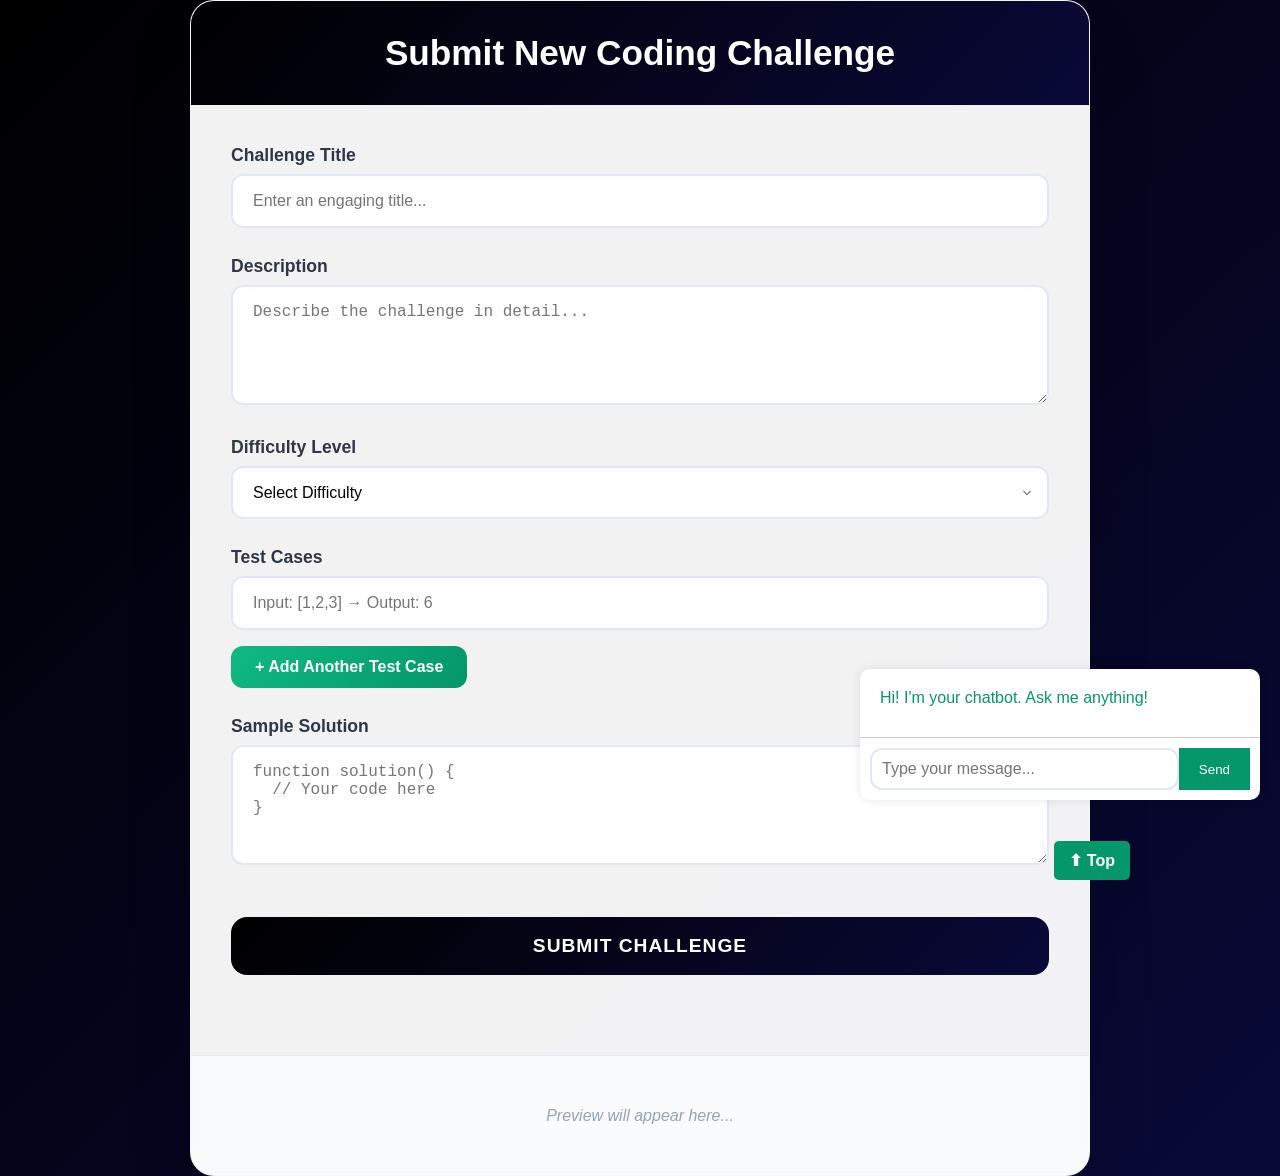
<file: submit-challenge/index.html>
<!DOCTYPE html>
<html lang="en">
<head>
  <meta charset="UTF-8" />
  <title>Submit Coding Challenge</title>
  <link rel="stylesheet" href="styles.css" />
</head>
<body>
<main class="container">
  <h2 id="top">Submit New Coding Challenge</h2>
  <form id="challengeForm">
    <div class="form-group">
      <label for="title">Challenge Title</label>
      <input id="title" name="title" type="text" placeholder="Enter an engaging title..." required />
    </div>

    <div class="form-group">
      <label for="description">Description</label>
      <textarea id="description" name="description" placeholder="Describe the challenge in detail..." required></textarea>
    </div>

    <div class="form-group">
      <label for="difficulty">Difficulty Level</label>
      <select id="difficulty" name="difficulty" required>
        <option value="">Select Difficulty</option>
        <option value="easy">🟢 Easy</option>
        <option value="medium">🟡 Medium</option>
        <option value="hard">🔴 Hard</option>
      </select>
    </div>

    <div class="form-group">
      <label>Test Cases</label>
      <div id="testCases">
        <div class="test-case-wrapper">
          <input type="text" class="test-case" placeholder="Input: [1,2,3] → Output: 6" required />
        </div>
      </div>
      <button type="button" id="addTestCase">+ Add Another Test Case</button>
    </div>

    <div class="form-group">
      <label for="solution">Sample Solution</label>
      <textarea id="solution" name="solution" placeholder="function solution() {
  // Your code here
}" required></textarea>
    </div>

    <button type="submit">Submit Challenge</button>
  </form>
  <section id="preview"></section>
</main>
   <a href="#top" class="to-top">⬆ Top</a>
  <script src="script.js" defer></script>


<div class="chat-container">
  <div class="chat-box" id="chat-box">
    <div class="chat-message bot">Hi! I'm your chatbot. Ask me anything!</div>
  </div>
  <div class="input-box">
    <input type="text" id="user-input" placeholder="Type your message...">
    <button onclick="sendMessage()">Send</button>
  </div>
</div>

</body>
</html>
</file>
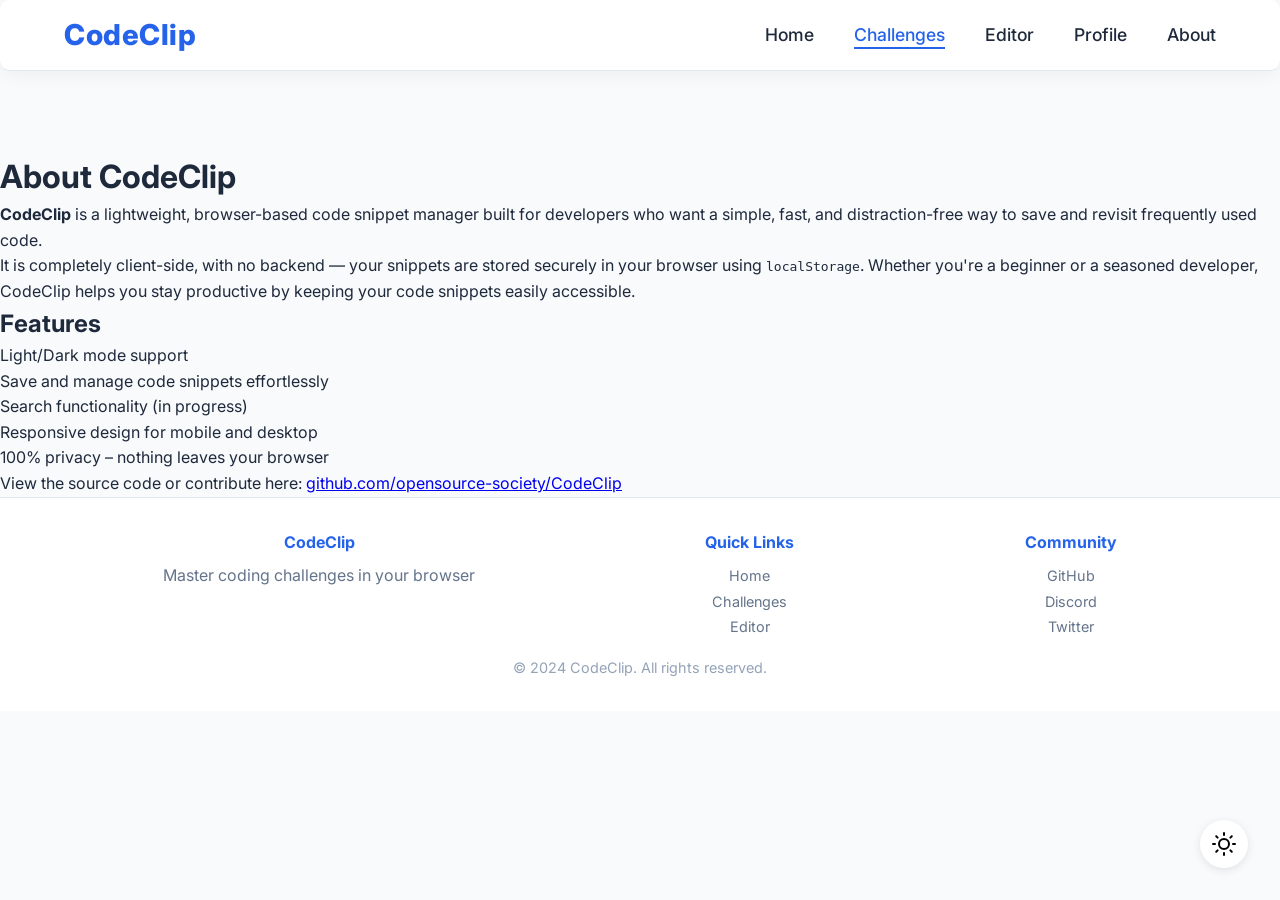
<file: about.html>
<!DOCTYPE html>
<html lang="en">
<head>
    <meta charset="UTF-8" />
    <meta name="viewport" content="width=device-width, initial-scale=1.0" />
    <title>Challenges - CodeClip</title>
    
    <!-- Google Fonts -->
    <link rel="preconnect" href="https://fonts.googleapis.com">
    <link rel="preconnect" href="https://fonts.gstatic.com" crossorigin>
    <!-- Merge both font options for flexibility -->
    <link href="https://fonts.googleapis.com/css2?family=Bitcount:wght@100..900&display=swap" rel="stylesheet">
    <link href="https://fonts.googleapis.com/css2?family=Bitcount:wght@100..900&family=Oooh+Baby&display=swap" rel="stylesheet">
    <link href="https://fonts.googleapis.com/css2?family=Inter:wght@400;500;600;700&display=swap" rel="stylesheet">

    <!-- Styles -->
    <!-- If you want to keep all challenge styles in one file, use: -->
    <link rel="stylesheet" href="../styles.css">
    <!-- Or, if you want to scope styles to just challenges, use: -->
    <!-- <link rel="stylesheet" href="../styles/challenges.css" /> -->
</head>
<body>
  <!-- Header Component -->
  <header class="header">
    <div class="container header__container">
      <div class="header__logo">
        <span class="logo-text">CodeClip</span>
      </div>
      <nav class="header__nav" id="navMenu">
        <ul class="nav__list">
      <!-- Home link -->     <li><a href="/" data-route="/" class="nav__link">Home</a></li>
          <li><a href="/challenges" data-route="/challenges" class="nav__link active">Challenges</a></li>
          <li><a href="/editor" data-route="/editor" class="nav__link">Editor</a></li>
          <li><a href="/profile" data-route="/profile" class="nav__link">Profile</a></li>
      <!-- about link -->     <li><a href="about.html" class="nav__link">About</a></li>
        </ul>
      </nav>
      <button class="header__toggle" id="navToggle" aria-label="Open navigation menu">
        <span class="hamburger"></span>
        <span class="hamburger"></span>
        <span class="hamburger"></span>
      </button>
    </div>
  </header>

  <div class="about-container">
    <h1>About CodeClip</h1>
    <p><strong>CodeClip</strong> is a lightweight, browser-based code snippet manager built for developers who want a simple, fast, and distraction-free way to save and revisit frequently used code.</p>

    <p>It is completely client-side, with no backend — your snippets are stored securely in your browser using <code>localStorage</code>. Whether you're a beginner or a seasoned developer, CodeClip helps you stay productive by keeping your code snippets easily accessible.</p>

    <h2> Features</h2>
    <ul>
      <li> Light/Dark mode support</li>
      <li> Save and manage code snippets effortlessly</li>
      <li> Search functionality (in progress)</li>
      <li> Responsive design for mobile and desktop</li>
      <li> 100% privacy – nothing leaves your browser</li>
    </ul>

    
    <p>View the source code or contribute here:  
      <a href="https://github.com/opensource-society/CodeClip" target="_blank">
        github.com/opensource-society/CodeClip
      </a>
    </p>

  </div>

  <!-- Footer -->
  <footer class="footer">
    <div class="container">
      <div class="footer__content">
        <div class="footer__section">
          <h4>CodeClip</h4>
          <p>Master coding challenges in your browser</p>
        </div>
        <div class="footer__section">
          <h4>Quick Links</h4>
          <ul>
            <li><a href="/" data-route="/">Home</a></li>
            <li><a href="/challenges" data-route="/challenges">Challenges</a></li>
            <li><a href="/editor" data-route="/editor">Editor</a></li>
          </ul>
        </div>
        <div class="footer__section">
          <h4>Community</h4>
          <ul>
            <li><a href="#">GitHub</a></li>
            <li><a href="#">Discord</a></li>
            <li><a href="#">Twitter</a></li>
          </ul>
        </div>
      </div>
      <div class="footer__bottom">
        <p>&copy; 2024 CodeClip. All rights reserved.</p>
      </div>
    </div>
  </footer>

  <!-- Theme Toggle Button (from main branch version) -->
  <button id="theme-toggle" title="Toggle theme">
    <svg xmlns="http://www.w3.org/2000/svg" width="24" height="24" viewBox="0 0 24 24" fill="none" stroke="currentColor" stroke-width="2" stroke-linecap="round" stroke-linejoin="round" class="feather feather-sun"><circle cx="12" cy="12" r="5"></circle><line x1="12" y1="1" x2="12" y2="3"></line><line x1="12" y1="21" x2="12" y2="23"></line><line x1="4.22" y1="4.22" x2="5.64" y2="5.64"></line><line x1="18.36" y1="18.36" x2="19.78" y2="19.78"></line><line x1="1" y1="12" x2="3" y2="12"></line><line x1="21" y1="12" x2="23" y2="12"></line><line x1="4.22" y1="19.78" x2="5.64" y2="18.36"></line><line x1="18.36" y1="5.64" x2="19.78" y2="4.22"></line></svg>
  </button>

  <!-- Scripts -->
  <script type="module" src="../scripts/app.js"></script>
  <script type="module" src="../scripts/theme.js"></script>
  <script src="../scripts/challenges.js"></script>
  
  <style>
    /* Additional styles for challenges page */
    .challenges-hero {
      background: linear-gradient(135deg, var(--primary-color) 0%, var(--secondary-color) 100%);
      padding: 6rem 0 4rem;
      text-align: center;
    }

    .challenges-hero__title {
      font-size: 3.5rem;
      font-weight: 700;
      margin-bottom: 1.5rem;
      color: white;
    }

    .challenges-hero__description {
      font-size: 1.2rem;
      color: rgba(255, 255, 255, 0.9);
      max-width: 600px;
      margin: 0 auto;
    }

    .challenges-filter {
      background: var(--bg-secondary);
      padding: 2rem 0;
      border-bottom: 1px solid var(--border-color);
    }

    .filter-controls {
      display: flex;
      gap: 2rem;
      align-items: center;
      flex-wrap: wrap;
    }

    .filter-group {
      display: flex;
      align-items: center;
      gap: 0.5rem;
    }

    .filter-select, .search-input {
      padding: 0.5rem 1rem;
      border: 1px solid var(--border-color);
      border-radius: 0.5rem;
      background: white;
      font-size: 0.9rem;
    }

    .search-group {
      margin-left: auto;
    }

    .search-input {
      width: 300px;
    }

    .challenges-grid {
      padding: 3rem 0;
    }

    .challenges-list {
      display: grid;
      grid-template-columns: repeat(auto-fill, minmax(350px, 1fr));
      gap: 2rem;
    }

    .challenge-card {
      background: white;
      border-radius: 1rem;
      padding: 1.5rem;
      box-shadow: 0 4px 6px rgba(0, 0, 0, 0.1);
      transition: transform 0.2s ease, box-shadow 0.2s ease;
    }

    .challenge-card:hover {
      transform: translateY(-2px);
      box-shadow: 0 8px 25px rgba(0, 0, 0, 0.15);
    }

    .challenge-card__header {
      display: flex;
      justify-content: space-between;
      align-items: flex-start;
      margin-bottom: 1rem;
    }

    .challenge-card__title {
      font-size: 1.25rem;
      font-weight: 600;
      color: var(--text-dark);
      margin: 0;
    }

    .difficulty-badge {
      padding: 0.25rem 0.75rem;
      border-radius: 1rem;
      font-size: 0.75rem;
      font-weight: 600;
      text-transform: uppercase;
    }

    .difficulty-easy {
      background: #d4edda;
      color: #155724;
    }

    .difficulty-medium {
      background: #fff3cd;
      color: #856404;
    }

    .difficulty-hard {
      background: #f8d7da;
      color: #721c24;
    }

    .challenge-card__description {
      color: var(--text-muted);
      margin-bottom: 1rem;
      line-height: 1.5;
    }

    .challenge-card__meta {
      display: flex;
      gap: 0.5rem;
      margin-bottom: 1.5rem;
      flex-wrap: wrap;
    }

    .category-tag {
      background: var(--bg-light);
      color: var(--primary-color);
      padding: 0.25rem 0.75rem;
      border-radius: 1rem;
      font-size: 0.75rem;
      font-weight: 500;
    }

    .challenge-card__actions {
      text-align: right;
    }

    .btn-sm {
      padding: 0.5rem 1rem;
      font-size: 0.875rem;
    }

    #theme-toggle {
      position: fixed;
      right: 2rem;
      bottom: 2rem;
      background: var(--bg-primary, #fff);
      border: none;
      border-radius: 50%;
      padding: 0.75rem;
      box-shadow: 0 2px 8px rgba(0,0,0,0.1);
      cursor: pointer;
      z-index: 1000;
      transition: background 0.2s;
    }

    #theme-toggle svg {
      vertical-align: middle;
    }

    @media (max-width: 768px) {
      .challenges-hero__title {
        font-size: 2.5rem;
      }

      .filter-controls {
        flex-direction: column;
        align-items: stretch;
      }

      .search-group {
        margin-left: 0;
      }

      .search-input {
        width: 100%;
      }

      .challenges-list {
        grid-template-columns: 1fr;
      }
    }
  </style>
</body>
</html>
</file>
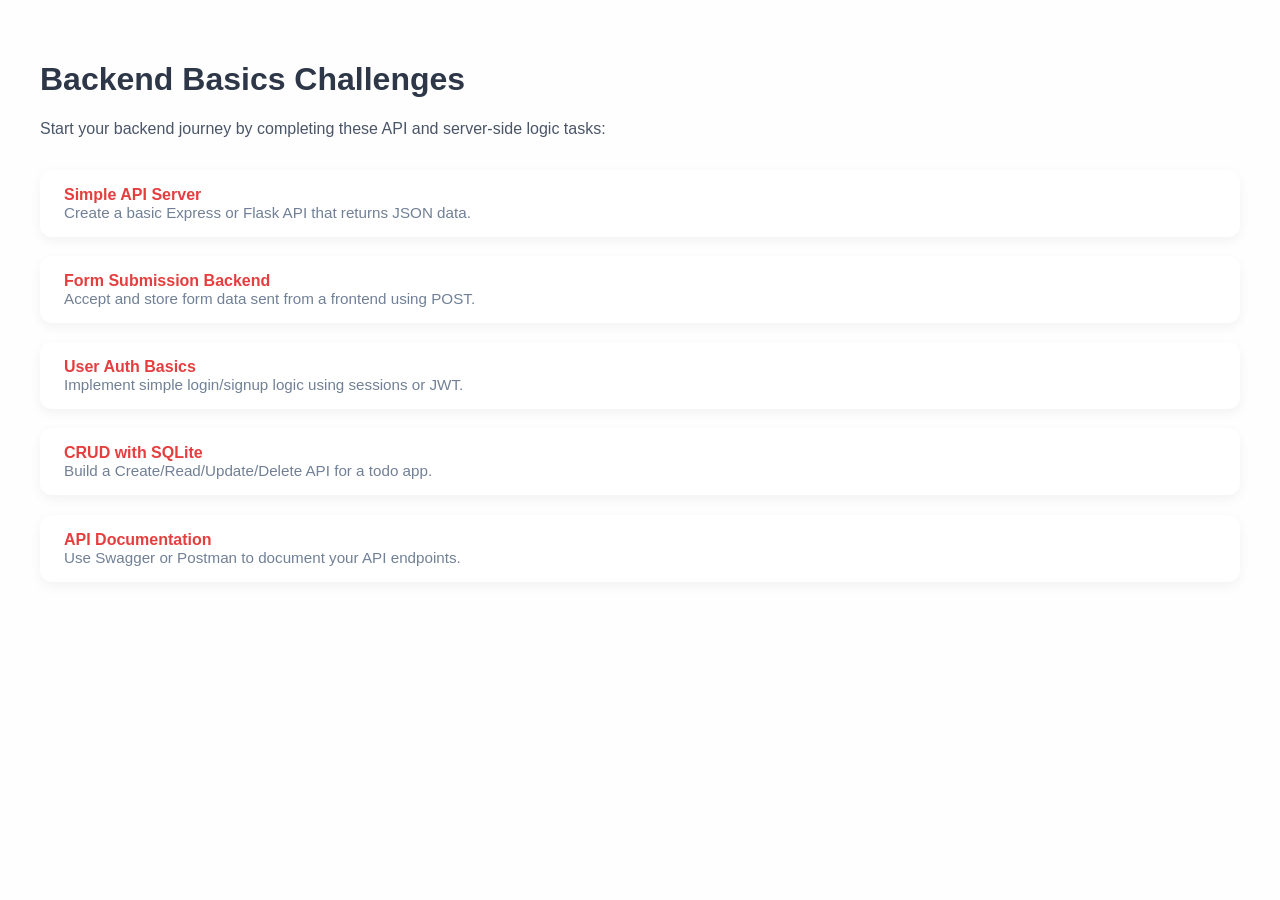
<file: backendChallenges.html>
<!DOCTYPE html>
<html lang="en">
<head>
  <meta charset="UTF-8">
  <title>Backend Basics Challenges</title>
  <style>
    body { font-family: 'Segoe UI', sans-serif; background: #fefefe; padding: 2rem; }
    h1 { color: #2d3748; }
    p.description { color: #4a5568; margin-bottom: 2rem; }
    .challenge-list { display: grid; gap: 1.2rem; }
    .challenge {
      background: white;
      padding: 1rem 1.5rem;
      border-radius: 12px;
      box-shadow: 0 4px 12px rgba(0,0,0,0.05);
      transition: 0.3s ease;
    }
    .challenge:hover {
      transform: translateY(-3px);
      box-shadow: 0 6px 18px rgba(0,0,0,0.1);
    }
    .challenge-title { font-weight: 600; color: #e53e3e; }
    .challenge-desc { color: #718096; font-size: 0.95rem; }
  </style>
</head>
<body>

  <h1>Backend Basics Challenges</h1>
  <p class="description">Start your backend journey by completing these API and server-side logic tasks:</p>

  <div class="challenge-list">
    <div class="challenge">
      <div class="challenge-title">Simple API Server</div>
      <div class="challenge-desc">Create a basic Express or Flask API that returns JSON data.</div>
    </div>
    <div class="challenge">
      <div class="challenge-title">Form Submission Backend</div>
      <div class="challenge-desc">Accept and store form data sent from a frontend using POST.</div>
    </div>
    <div class="challenge">
      <div class="challenge-title">User Auth Basics</div>
      <div class="challenge-desc">Implement simple login/signup logic using sessions or JWT.</div>
    </div>
    <div class="challenge">
      <div class="challenge-title">CRUD with SQLite</div>
      <div class="challenge-desc">Build a Create/Read/Update/Delete API for a todo app.</div>
    </div>
    <div class="challenge">
      <div class="challenge-title">API Documentation</div>
      <div class="challenge-desc">Use Swagger or Postman to document your API endpoints.</div>
    </div>
  </div>

</body>
</html>
</file>
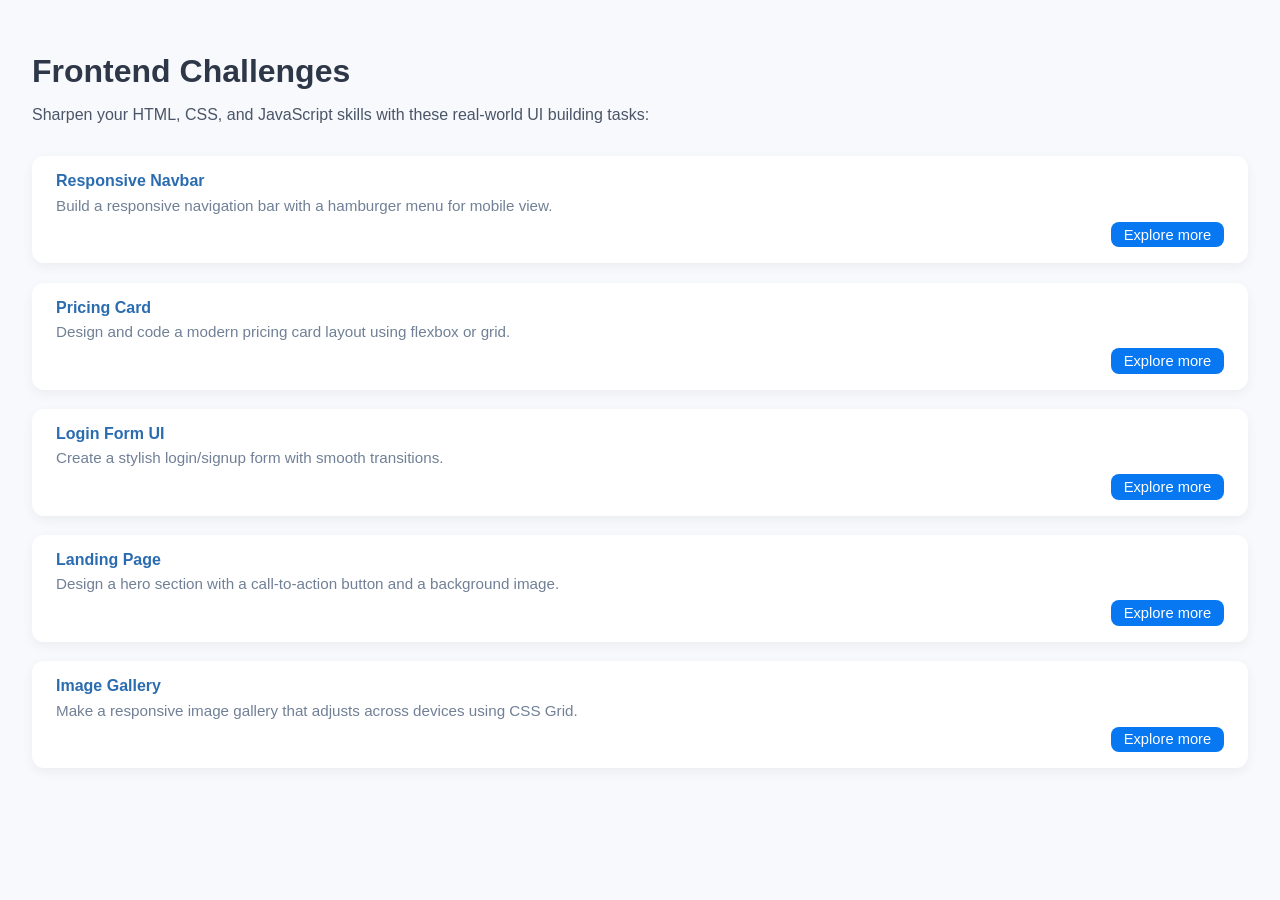
<file: frontendChallenges.html>
<!DOCTYPE html>
<html lang="en">
<head>
  <meta charset="UTF-8">
  <title>Frontend Challenges</title>
  <style>
    body {
      font-family: 'Segoe UI', sans-serif;
      background-color: #f8f9fc;
      margin: 0;
      padding: 2rem;
    }
    h1 {
      color: #2d3748;
      margin-bottom: 0.5rem;
    }
    p.description {
      color: #4a5568;
      margin-bottom: 2rem;
    }
    .challenge-list {
      display: grid;
      gap: 1.2rem;
    }
    .challenge {
      background: white;
      padding: 1rem 1.5rem;
      border-radius: 12px;
      box-shadow: 0 4px 12px rgba(0,0,0,0.05);
      transition: 0.3s ease;
    }
    .challenge:hover {
      transform: translateY(-3px);
      box-shadow: 0 6px 18px rgba(0,0,0,0.1);
    }
    .challenge-title {
      font-weight: 600;
      color: #2b6cb0;
      margin-bottom: 0.4rem;
    }
    .challenge-desc {
      color: #718096;
      font-size: 0.95rem;
    }
    .explorebtn {
      margin-top: 0.5rem;
      padding: 0.3rem 0.8rem;
      background-color: #0778f1;
      color: white;
      border-radius: 8px;
      text-align: right;
      cursor: pointer;
      transition: background-color 0.3s ease;
      font-size: 0.92rem;
      float: right;
    }
    .explorebtn:hover {
      background-color: #034081;
    }
  </style>
</head>
<body>

  <h1>Frontend Challenges</h1>
  <p class="description">Sharpen your HTML, CSS, and JavaScript skills with these real-world UI building tasks:</p>

  <div class="challenge-list">
    <div class="challenge">
      <div class="challenge-title">Responsive Navbar</div>
      <div class="challenge-desc">Build a responsive navigation bar with a hamburger menu for mobile view.</div>
      <div class="explorebtn"> Explore more </div>
    </div>

    <div class="challenge">
      <div class="challenge-title">Pricing Card</div>
      <div class="challenge-desc">Design and code a modern pricing card layout using flexbox or grid.</div>
      <div class="explorebtn"> Explore more </div>
    </div>

    <div class="challenge">
      <div class="challenge-title">Login Form UI</div>
      <div class="challenge-desc">Create a stylish login/signup form with smooth transitions.</div>
      <div class="explorebtn"> Explore more </div>
    </div>

    <div class="challenge">
      <div class="challenge-title">Landing Page</div>
      <div class="challenge-desc">Design a hero section with a call-to-action button and a background image.</div>
      <div class="explorebtn"> Explore more </div>
    </div>

    <div class="challenge">
      <div class="challenge-title">Image Gallery</div>
      <div class="challenge-desc">Make a responsive image gallery that adjusts across devices using CSS Grid.</div>
      <div class="explorebtn"> Explore more </div>
    </div>
  </div>

</body>
</html>
</file>
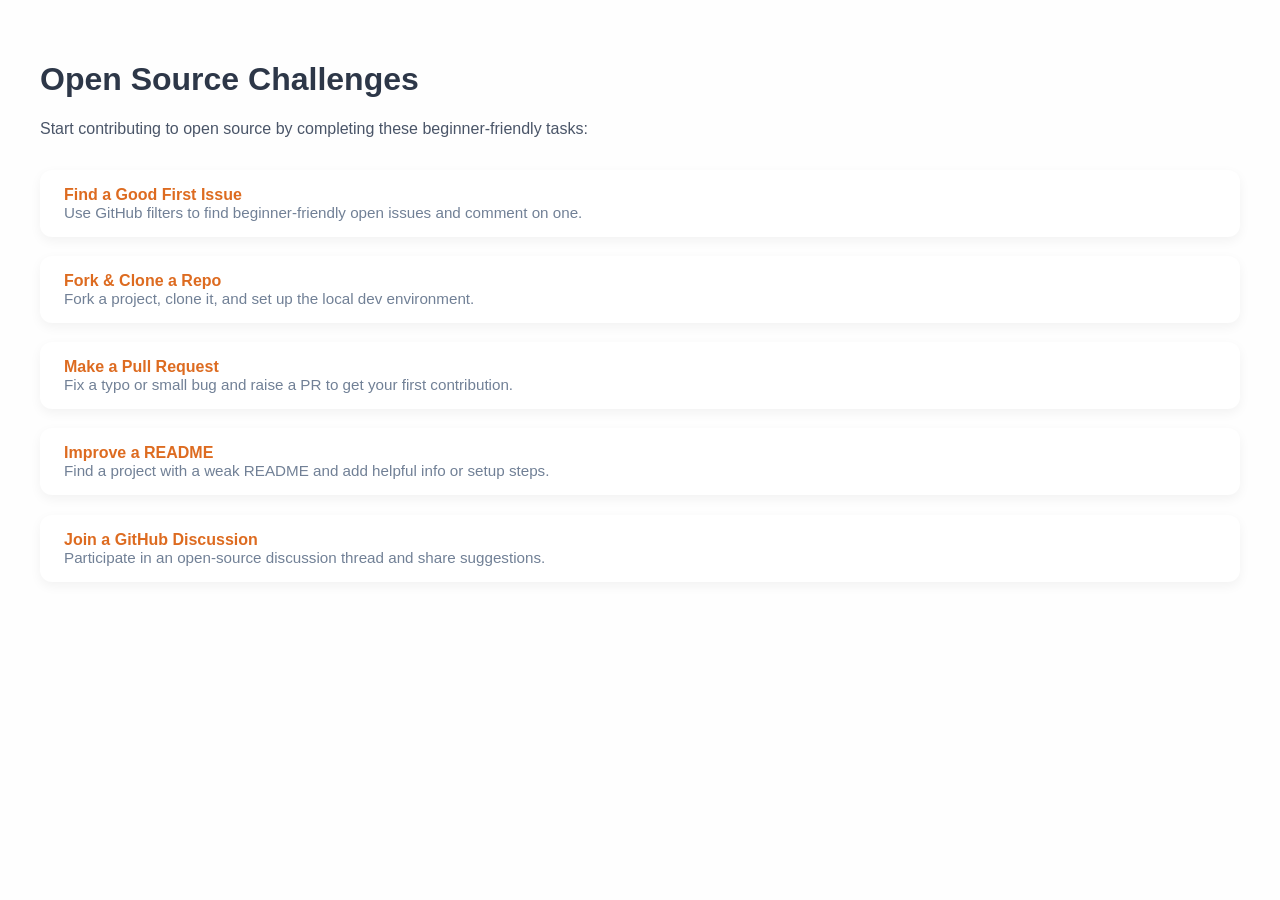
<file: gitChallenges.html>
<!DOCTYPE html>
<html lang="en">
<head>
  <meta charset="UTF-8">
  <title>Open Source Challenges</title>
  <style>
    body { font-family: 'Segoe UI', sans-serif; background: #fefefe; padding: 2rem; }
    h1 { color: #2d3748; }
    p.description { color: #4a5568; margin-bottom: 2rem; }
    .challenge-list { display: grid; gap: 1.2rem; }
    .challenge {
      background: white;
      padding: 1rem 1.5rem;
      border-radius: 12px;
      box-shadow: 0 4px 12px rgba(0,0,0,0.05);
      transition: 0.3s ease;
    }
    .challenge:hover {
      transform: translateY(-3px);
      box-shadow: 0 6px 18px rgba(0,0,0,0.1);
    }
    .challenge-title { font-weight: 600; color: #dd6b20; }
    .challenge-desc { color: #718096; font-size: 0.95rem; }
  </style>
</head>
<body>

  <h1>Open Source Challenges</h1>
  <p class="description">Start contributing to open source by completing these beginner-friendly tasks:</p>

  <div class="challenge-list">
    <div class="challenge">
      <div class="challenge-title">Find a Good First Issue</div>
      <div class="challenge-desc">Use GitHub filters to find beginner-friendly open issues and comment on one.</div>
    </div>
    <div class="challenge">
      <div class="challenge-title">Fork & Clone a Repo</div>
      <div class="challenge-desc">Fork a project, clone it, and set up the local dev environment.</div>
    </div>
    <div class="challenge">
      <div class="challenge-title">Make a Pull Request</div>
      <div class="challenge-desc">Fix a typo or small bug and raise a PR to get your first contribution.</div>
    </div>
    <div class="challenge">
      <div class="challenge-title">Improve a README</div>
      <div class="challenge-desc">Find a project with a weak README and add helpful info or setup steps.</div>
    </div>
    <div class="challenge">
      <div class="challenge-title">Join a GitHub Discussion</div>
      <div class="challenge-desc">Participate in an open-source discussion thread and share suggestions.</div>
    </div>
  </div>

</body>
</html>
</file>
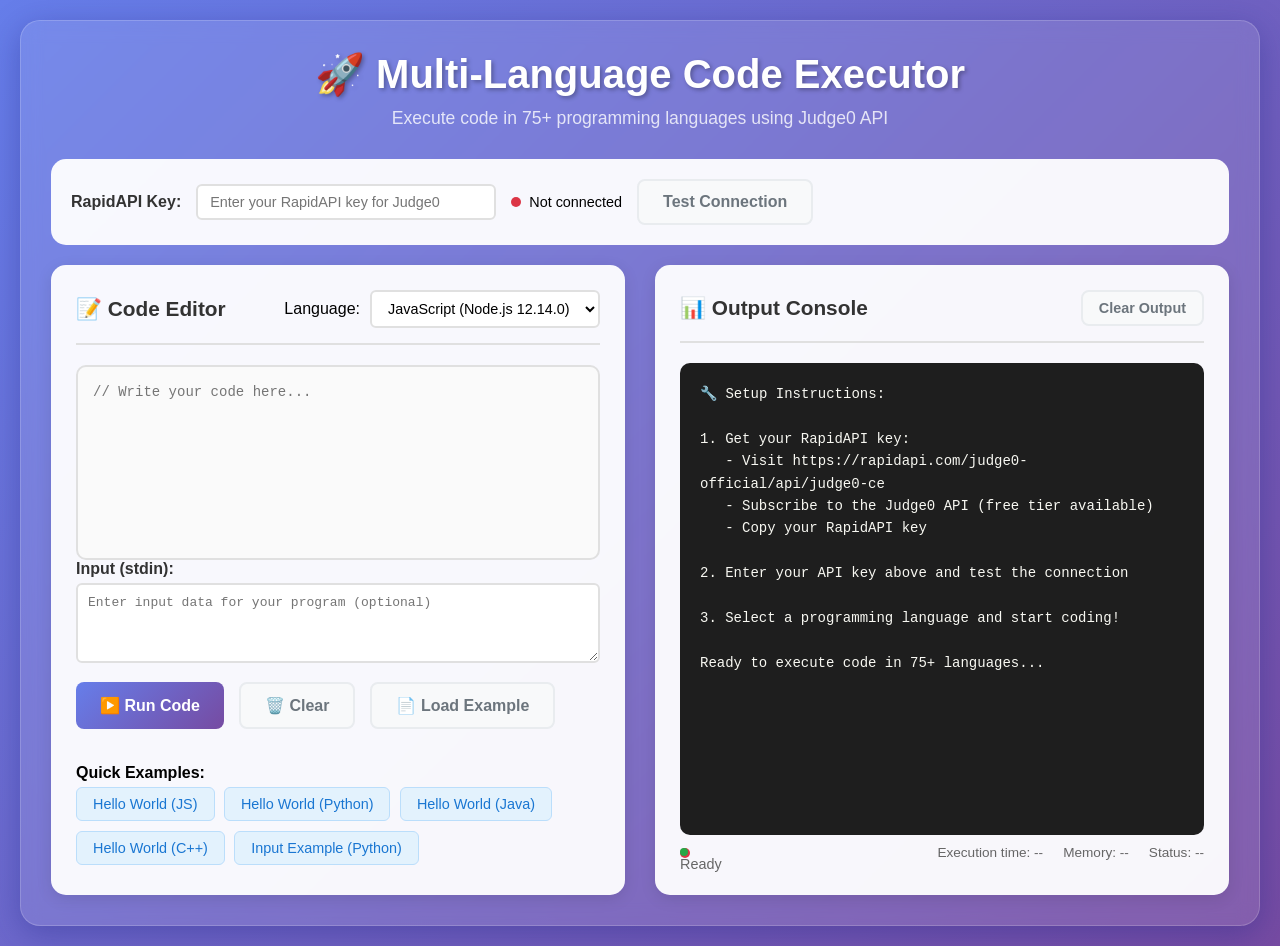
<file: javascript-executor.html>
<!DOCTYPE html>
<html lang="en">
<head>
    <meta charset="UTF-8">
    <meta name="viewport" content="width=device-width, initial-scale=1.0">
    <title>Multi-Language Code Executor</title>
    <style>
        * {
            margin: 0;
            padding: 0;
            box-sizing: border-box;
        }

        body {
            font-family: 'Segoe UI', Tahoma, Geneva, Verdana, sans-serif;
            background: linear-gradient(135deg, #667eea 0%, #764ba2 100%);
            min-height: 100vh;
            padding: 20px;
        }

        .container {
            max-width: 1400px;
            margin: 0 auto;
            background: rgba(255, 255, 255, 0.1);
            backdrop-filter: blur(10px);
            border-radius: 20px;
            padding: 30px;
            box-shadow: 0 8px 32px rgba(31, 38, 135, 0.37);
            border: 1px solid rgba(255, 255, 255, 0.18);
        }

        .header {
            text-align: center;
            margin-bottom: 30px;
        }

        .header h1 {
            color: white;
            font-size: 2.5rem;
            margin-bottom: 10px;
            text-shadow: 2px 2px 4px rgba(0, 0, 0, 0.3);
        }

        .header p {
            color: rgba(255, 255, 255, 0.8);
            font-size: 1.1rem;
        }

        .api-config {
            background: rgba(255, 255, 255, 0.95);
            border-radius: 15px;
            padding: 20px;
            margin-bottom: 20px;
            display: flex;
            gap: 15px;
            align-items: center;
            flex-wrap: wrap;
        }

        .api-config label {
            font-weight: 600;
            color: #333;
        }

        .api-config input {
            padding: 8px 12px;
            border: 2px solid #e0e0e0;
            border-radius: 6px;
            font-size: 0.9rem;
            min-width: 300px;
        }

        .api-config input:focus {
            outline: none;
            border-color: #667eea;
        }

        .api-status {
            display: flex;
            align-items: center;
            gap: 8px;
            font-size: 0.9rem;
        }

        .status-indicator {
            width: 10px;
            height: 10px;
            border-radius: 50%;
            background: #dc3545;
        }

        .status-indicator.connected {
            background: #28a745;
        }

        .layout {
            display: grid;
            grid-template-columns: 1fr 1fr;
            gap: 30px;
            height: 70vh;
        }

        .panel {
            background: rgba(255, 255, 255, 0.95);
            border-radius: 15px;
            padding: 25px;
            box-shadow: 0 4px 16px rgba(0, 0, 0, 0.1);
            display: flex;
            flex-direction: column;
        }

        .panel-header {
            display: flex;
            justify-content: space-between;
            align-items: center;
            margin-bottom: 20px;
            padding-bottom: 15px;
            border-bottom: 2px solid #e0e0e0;
        }

        .panel-title {
            font-size: 1.3rem;
            font-weight: 600;
            color: #333;
        }

        .language-selector {
            display: flex;
            align-items: center;
            gap: 10px;
        }

        .language-selector select {
            padding: 8px 12px;
            border: 2px solid #e0e0e0;
            border-radius: 6px;
            font-size: 0.9rem;
            background: white;
            cursor: pointer;
        }

        .language-selector select:focus {
            outline: none;
            border-color: #667eea;
        }

        .editor-container {
            flex: 1;
            position: relative;
        }

        #codeEditor {
            width: 100%;
            height: 100%;
            border: 2px solid #e0e0e0;
            border-radius: 10px;
            padding: 15px;
            font-family: 'Monaco', 'Menlo', 'Ubuntu Mono', monospace;
            font-size: 14px;
            line-height: 1.5;
            resize: none;
            background: #fafafa;
            transition: border-color 0.3s ease;
        }

        #codeEditor:focus {
            outline: none;
            border-color: #667eea;
            box-shadow: 0 0 0 3px rgba(102, 126, 234, 0.1);
        }

        .controls {
            display: flex;
            gap: 15px;
            margin-bottom: 20px;
            flex-wrap: wrap;
        }

        .btn {
            padding: 12px 24px;
            border: none;
            border-radius: 8px;
            font-size: 1rem;
            font-weight: 600;
            cursor: pointer;
            transition: all 0.3s ease;
            display: flex;
            align-items: center;
            gap: 8px;
        }

        .btn-primary {
            background: linear-gradient(135deg, #667eea 0%, #764ba2 100%);
            color: white;
        }

        .btn-primary:hover:not(:disabled) {
            transform: translateY(-2px);
            box-shadow: 0 4px 12px rgba(102, 126, 234, 0.4);
        }

        .btn-secondary {
            background: #f8f9fa;
            color: #6c757d;
            border: 2px solid #e9ecef;
        }

        .btn-secondary:hover:not(:disabled) {
            background: #e9ecef;
            border-color: #dee2e6;
        }

        .btn:disabled {
            opacity: 0.6;
            cursor: not-allowed;
            transform: none !important;
        }

        .input-section {
            margin-bottom: 15px;
        }

        .input-section label {
            display: block;
            margin-bottom: 5px;
            font-weight: 600;
            color: #333;
        }

        .input-section textarea {
            width: 100%;
            height: 80px;
            padding: 10px;
            border: 2px solid #e0e0e0;
            border-radius: 6px;
            font-family: 'Monaco', 'Menlo', 'Ubuntu Mono', monospace;
            font-size: 13px;
            resize: vertical;
        }

        .input-section textarea:focus {
            outline: none;
            border-color: #667eea;
        }

        .output-container {
            flex: 1;
            display: flex;
            flex-direction: column;
        }

        #output {
            flex: 1;
            background: #1e1e1e;
            color: #f8f8f2;
            padding: 20px;
            border-radius: 10px;
            font-family: 'Monaco', 'Menlo', 'Ubuntu Mono', monospace;
            font-size: 14px;
            line-height: 1.6;
            overflow-y: auto;
            white-space: pre-wrap;
            word-wrap: break-word;
        }

        .status-bar {
            display: flex;
            justify-content: space-between;
            align-items: center;
            padding: 10px 0;
            font-size: 0.9rem;
            color: #666;
            flex-wrap: wrap;
            gap: 10px;
        }

        .execution-info {
            display: flex;
            gap: 20px;
            font-size: 0.85rem;
            flex-wrap: wrap;
        }

        .status-dot {
            width: 8px;
            height: 8px;
            border-radius: 50%;
            background: #28a745;
        }

        .status-dot.error {
            background: #dc3545;
        }

        .status-dot.running {
            background: #ffc107;
            animation: pulse 1s infinite;
        }

        @keyframes pulse {
            0%, 100% { opacity: 1; }
            50% { opacity: 0.5; }
        }

        .examples {
            margin-top: 15px;
        }

        .example-btn {
            background: #e3f2fd;
            color: #1976d2;
            border: 1px solid #bbdefb;
            padding: 8px 16px;
            border-radius: 6px;
            font-size: 0.9rem;
            margin: 5px 5px 5px 0;
            cursor: pointer;
            transition: all 0.3s ease;
        }

        .example-btn:hover {
            background: #bbdefb;
        }

        .error-message {
            background: rgba(220, 53, 69, 0.1);
            border: 1px solid #dc3545;
            color: #dc3545;
            padding: 10px;
            border-radius: 6px;
            margin: 10px 0;
        }

        .success-message {
            background: rgba(40, 167, 69, 0.1);
            border: 1px solid #28a745;
            color: #28a745;
            padding: 10px;
            border-radius: 6px;
            margin: 10px 0;
        }

        @media (max-width: 768px) {
            .layout {
                grid-template-columns: 1fr;
                height: auto;
            }

            .panel {
                min-height: 400px;
            }

            .container {
                padding: 20px;
            }

            .header h1 {
                font-size: 2rem;
            }

            .api-config {
                flex-direction: column;
                align-items: stretch;
            }

            .api-config input {
                min-width: auto;
            }
        }
    </style>
</head>
<body>
    <div class="container">
        <div class="header">
            <h1>🚀 Multi-Language Code Executor</h1>
            <p>Execute code in 75+ programming languages using Judge0 API</p>
        </div>

        <div class="api-config">
            <label for="apiKey">RapidAPI Key:</label>
            <input type="password" id="apiKey" placeholder="Enter your RapidAPI key for Judge0">
            <div class="api-status">
                <div id="apiStatusIndicator" class="status-indicator"></div>
                <span id="apiStatusText">Not connected</span>
            </div>
            <button id="testApiBtn" class="btn btn-secondary">Test Connection</button>
        </div>

        <div class="layout">
            <div class="panel">
                <div class="panel-header">
                    <h3 class="panel-title">📝 Code Editor</h3>
                    <div class="language-selector">
                        <label for="languageSelect">Language:</label>
                        <select id="languageSelect">
                            <option value="63">JavaScript (Node.js 12.14.0)</option>
                            <option value="71">Python (3.8.1)</option>
                            <option value="62">Java (OpenJDK 13.0.1)</option>
                            <option value="54">C++ (GCC 9.2.0)</option>
                            <option value="50">C (GCC 9.2.0)</option>
                            <option value="51">C# (Mono 6.6.0.161)</option>
                            <option value="68">PHP (7.4.1)</option>
                            <option value="72">Ruby (2.7.0)</option>
                            <option value="60">Go (1.13.5)</option>
                            <option value="78">Kotlin (1.3.70)</option>
                            <option value="85">Perl (5.28.1)</option>
                            <option value="43">Plain Text</option>
                        </select>
                    </div>
                </div>

                <div class="editor-container">
                    <textarea id="codeEditor" placeholder="// Write your code here..."></textarea>
                </div>

                <div class="input-section">
                    <label for="inputData">Input (stdin):</label>
                    <textarea id="inputData" placeholder="Enter input data for your program (optional)"></textarea>
                </div>

                <div class="controls">
                    <button id="runBtn" class="btn btn-primary">
                        ▶️ Run Code
                    </button>
                    <button id="clearBtn" class="btn btn-secondary">
                        🗑️ Clear
                    </button>
                    <button id="loadExampleBtn" class="btn btn-secondary">
                        📄 Load Example
                    </button>
                </div>

                <div class="examples">
                    <strong>Quick Examples:</strong><br>
                    <button class="example-btn" data-lang="63" data-example="hello-js">Hello World (JS)</button>
                    <button class="example-btn" data-lang="71" data-example="hello-py">Hello World (Python)</button>
                    <button class="example-btn" data-lang="62" data-example="hello-java">Hello World (Java)</button>
                    <button class="example-btn" data-lang="54" data-example="hello-cpp">Hello World (C++)</button>
                    <button class="example-btn" data-lang="71" data-example="input-py">Input Example (Python)</button>
                </div>
            </div>

            <div class="panel">
                <div class="panel-header">
                    <h3 class="panel-title">📊 Output Console</h3>
                    <button id="clearOutputBtn" class="btn btn-secondary" style="padding: 8px 16px; font-size: 0.9rem;">
                        Clear Output
                    </button>
                </div>

                <div class="output-container">
                    <div id="output">🔧 Setup Instructions:

1. Get your RapidAPI key:
   - Visit https://rapidapi.com/judge0-official/api/judge0-ce
   - Subscribe to the Judge0 API (free tier available)
   - Copy your RapidAPI key

2. Enter your API key above and test the connection

3. Select a programming language and start coding!

Ready to execute code in 75+ languages...</div>
                </div>

                <div class="status-bar">
                    <div class="status-indicator">
                        <div id="statusDot" class="status-dot"></div>
                        <span id="statusText">Ready</span>
                    </div>
                    <div class="execution-info">
                        <span id="executionTime">Execution time: --</span>
                        <span id="memoryUsage">Memory: --</span>
                        <span id="submissionStatus">Status: --</span>
                    </div>
                </div>
            </div>
        </div>
    </div>

    <script>
        class MultiLanguageExecutor {
            constructor() {
                this.apiKey = '';
                this.apiEndpoint = 'https://judge0-ce.p.rapidapi.com';
                this.isExecuting = false;
                this.pollInterval = null;
                
                this.initializeElements();
                this.initializeEventListeners();
                this.setupExamples();
                this.loadApiKey();
            }

            initializeElements() {
                this.elements = {
                    apiKey: document.getElementById('apiKey'),
                    apiStatusIndicator: document.getElementById('apiStatusIndicator'),
                    apiStatusText: document.getElementById('apiStatusText'),
                    testApiBtn: document.getElementById('testApiBtn'),
                    languageSelect: document.getElementById('languageSelect'),
                    codeEditor: document.getElementById('codeEditor'),
                    inputData: document.getElementById('inputData'),
                    runBtn: document.getElementById('runBtn'),
                    clearBtn: document.getElementById('clearBtn'),
                    loadExampleBtn: document.getElementById('loadExampleBtn'),
                    clearOutputBtn: document.getElementById('clearOutputBtn'),
                    output: document.getElementById('output'),
                    statusDot: document.getElementById('statusDot'),
                    statusText: document.getElementById('statusText'),
                    executionTime: document.getElementById('executionTime'),
                    memoryUsage: document.getElementById('memoryUsage'),
                    submissionStatus: document.getElementById('submissionStatus')
                };
            }

            initializeEventListeners() {
                this.elements.apiKey.addEventListener('input', () => this.saveApiKey());
                this.elements.testApiBtn.addEventListener('click', () => this.testConnection());
                this.elements.runBtn.addEventListener('click', () => this.executeCode());
                this.elements.clearBtn.addEventListener('click', () => this.clearEditor());
                this.elements.loadExampleBtn.addEventListener('click', () => this.loadCurrentExample());
                this.elements.clearOutputBtn.addEventListener('click', () => this.clearOutput());
                this.elements.languageSelect.addEventListener('change', () => this.onLanguageChange());

                // Keyboard shortcuts
                this.elements.codeEditor.addEventListener('keydown', (e) => {
                    if ((e.ctrlKey || e.metaKey) && e.key === 'Enter') {
                        e.preventDefault();
                        this.executeCode();
                    }
                });

                // Example buttons
                document.querySelectorAll('.example-btn').forEach(btn => {
                    btn.addEventListener('click', () => {
                        const langId = btn.dataset.lang;
                        const example = btn.dataset.example;
                        this.elements.languageSelect.value = langId;
                        this.onLanguageChange();
                        this.loadExample(example);
                    });
                });
            }

            loadApiKey() {
                const saved = localStorage.getItem('judge0_api_key');
                if (saved) {
                    this.elements.apiKey.value = saved;
                    this.apiKey = saved;
                }
            }

            saveApiKey() {
                this.apiKey = this.elements.apiKey.value;
                if (this.apiKey) {
                    localStorage.setItem('judge0_api_key', this.apiKey);
                } else {
                    localStorage.removeItem('judge0_api_key');
                }
                this.updateApiStatus(false, 'Not tested');
            }

            async testConnection() {
                if (!this.apiKey) {
                    this.showError('Please enter your RapidAPI key first');
                    return;
                }

                this.elements.testApiBtn.disabled = true;
                this.elements.testApiBtn.textContent = 'Testing...';

                try {
                    const response = await fetch(`${this.apiEndpoint}/languages`, {
                        headers: {
                            'X-RapidAPI-Key': this.apiKey,
                            'X-RapidAPI-Host': 'judge0-ce.p.rapidapi.com'
                        }
                    });

                    if (response.ok) {
                        const languages = await response.json();
                        this.updateApiStatus(true, `Connected (${languages.length} languages available)`);
                        this.updateLanguageOptions(languages);
                    } else {
                        throw new Error(`HTTP ${response.status}: ${response.statusText}`);
                    }
                } catch (error) {
                    this.updateApiStatus(false, `Connection failed: ${error.message}`);
                    this.showError(`API connection failed: ${error.message}`);
                } finally {
                    this.elements.testApiBtn.disabled = false;
                    this.elements.testApiBtn.textContent = 'Test Connection';
                }
            }

            updateApiStatus(connected, text) {
                this.elements.apiStatusIndicator.className = connected ? 'status-indicator connected' : 'status-indicator';
                this.elements.apiStatusText.textContent = text;
            }

            updateLanguageOptions(languages) {
                // Keep current selection
                const currentValue = this.elements.languageSelect.value;
                
                // Clear and repopulate
                this.elements.languageSelect.innerHTML = '';
                
                languages.forEach(lang => {
                    const option = document.createElement('option');
                    option.value = lang.id;
                    option.textContent = `${lang.name}`;
                    this.elements.languageSelect.appendChild(option);
                });

                // Restore selection if still available
                if ([...this.elements.languageSelect.options].some(opt => opt.value === currentValue)) {
                    this.elements.languageSelect.value = currentValue;
                }
            }

            onLanguageChange() {
                // Clear the editor when language changes
                // this.clearEditor();
                
                // Update placeholder based on language
                const selectedOption = this.elements.languageSelect.selectedOptions[0];
                if (selectedOption) {
                    const langName = selectedOption.textContent.toLowerCase();
                    if (langName.includes('python')) {
                        this.elements.codeEditor.placeholder = '# Write your Python code here...';
                    } else if (langName.includes('java')) {
                        this.elements.codeEditor.placeholder = '// Write your Java code here...';
                    } else if (langName.includes('c++') || langName.includes('cpp')) {
                        this.elements.codeEditor.placeholder = '// Write your C++ code here...';
                    } else if (langName.includes('javascript')) {
                        this.elements.codeEditor.placeholder = '// Write your JavaScript code here...';
                    } else {
                        this.elements.codeEditor.placeholder = '// Write your code here...';
                    }
                }
            }

            async executeCode() {
                if (!this.apiKey) {
                    this.showError('Please enter and test your RapidAPI key first');
                    return;
                }

                if (this.isExecuting) {
                    return;
                }

                const code = this.elements.codeEditor.value.trim();
                if (!code) {
                    this.showError('Please enter some code to execute');
                    return;
                }

                this.startExecution();

                try {
                    // Submit code for execution
                    const submissionToken = await this.submitCode();
                    
                    // Poll for results
                    await this.pollForResults(submissionToken);
                    
                } catch (error) {
                    this.showError(`Execution failed: ${error.message}`);
                } finally {
                    this.stopExecution();
                }
            }

            async submitCode() {
                const languageId = this.elements.languageSelect.value;
                const sourceCode = this.elements.codeEditor.value;
                const input = this.elements.inputData.value || null;

                const submissionData = {
                    source_code: btoa(sourceCode), // Base64 encode
                    language_id: parseInt(languageId),
                    stdin: input ? btoa(input) : null
                };

                const response = await fetch(`${this.apiEndpoint}/submissions?base64_encoded=true&wait=false`, {
                    method: 'POST',
                    headers: {
                        'Content-Type': 'application/json',
                        'X-RapidAPI-Key': this.apiKey,
                        'X-RapidAPI-Host': 'judge0-ce.p.rapidapi.com'
                    },
                    body: JSON.stringify(submissionData)
                });

                if (!response.ok) {
                    const errorData = await response.json().catch(() => ({}));
                    throw new Error(errorData.message || `HTTP ${response.status}: ${response.statusText}`);
                }

                const result = await response.json();
                return result.token;
            }

            async pollForResults(token) {
                return new Promise((resolve, reject) => {
                    let attempts = 0;
                    const maxAttempts = 30; // 30 seconds timeout
                    
                    this.pollInterval = setInterval(async () => {
                        try {
                            attempts++;
                            
                            if (attempts > maxAttempts) {
                                clearInterval(this.pollInterval);
                                reject(new Error('Execution timeout - please try again'));
                                return;
                            }

                            const response = await fetch(`${this.apiEndpoint}/submissions/${token}?base64_encoded=true`, {
                                headers: {
                                    'X-RapidAPI-Key': this.apiKey,
                                    'X-RapidAPI-Host': 'judge0-ce.p.rapidapi.com'
                                }
                            });

                            if (!response.ok) {
                                throw new Error(`HTTP ${response.status}: ${response.statusText}`);
                            }

                            const result = await response.json();
                            
                            // Update status
                            this.elements.submissionStatus.textContent = `Status: ${result.status.description}`;
                            
                            // Check if execution is complete
                            if (result.status.id > 2) { // Not "In Queue" or "Processing"
                                clearInterval(this.pollInterval);
                                this.displayResults(result);
                                resolve(result);
                            }
                            
                        } catch (error) {
                            clearInterval(this.pollInterval);
                            reject(error);
                        }
                    }, 1000); // Poll every second
                });
            }

            displayResults(result) {
                this.clearOutput();
                
                // Display execution info
                if (result.time) {
                    this.elements.executionTime.textContent = `Execution time: ${parseFloat(result.time * 1000).toFixed(2)}ms`;
                }
                if (result.memory) {
                    this.elements.memoryUsage.textContent = `Memory: ${result.memory}KB`;
                }

                // Display output
                let output = '';
                
                if (result.stdout) {
                    output += '📤 Output:\n';
                    output += atob(result.stdout) + '\n\n';
                }
                
                if (result.stderr) {
                    output += '⚠️ Error Output:\n';
                    output += atob(result.stderr) + '\n\n';
                }
                
                if (result.compile_output) {
                    output += '🔨 Compilation Output:\n';
                    output += atob(result.compile_output) + '\n\n';
                }

                // Status information
                output += `📊 Execution Status: ${result.status.description}\n`;
                
                if (result.status.id === 3) { // Accepted
                    output += '✅ Code executed successfully!';
                    this.elements.statusDot.className = 'status-dot';
                } else {
                    output += `❌ Execution completed with status: ${result.status.description}`;
                    this.elements.statusDot.className = 'status-dot error';
                }

                this.elements.output.textContent = output || 'No output generated.';
            }

            startExecution() {
                this.isExecuting = true;
                this.elements.runBtn.disabled = true;
                this.elements.runBtn.textContent = '⏳ Executing...';
                this.elements.statusDot.className = 'status-dot running';
                this.elements.statusText.textContent = 'Executing...';
                this.elements.submissionStatus.textContent = 'Status: Submitting...';
                
                this.clearOutput();
                this.elements.output.textContent = '🚀 Submitting code for execution...\n\nPlease wait...';
            }

            stopExecution() {
                this.isExecuting = false;
                this.elements.runBtn.disabled = false;
                this.elements.runBtn.textContent = '▶️ Run Code';
                this.elements.statusText.textContent = 'Ready';
                
                if (this.pollInterval) {
                    clearInterval(this.pollInterval);
                    this.pollInterval = null;
                }
            }

            clearEditor() {
                this.elements.codeEditor.value = '';
                this.elements.inputData.value = '';
                this.elements.codeEditor.focus();
            }

            clearOutput() {
                this.elements.output.textContent = '';
                this.elements.executionTime.textContent = 'Execution time: --';
                this.elements.memoryUsage.textContent = 'Memory: --';
                this.elements.submissionStatus.textContent = 'Status: --';
            }

            loadCurrentExample() {
                const selectedLang = this.elements.languageSelect.value;
                const langName = this.elements.languageSelect.selectedOptions[0].textContent.toLowerCase();
                
                if (langName.includes('python')) {
                    this.loadExample('hello-py');
                } else if (langName.includes('java')) {
                    this.loadExample('hello-java');
                } else if (langName.includes('javascript')) {
                    this.loadExample('hello-js');
                } else if (langName.includes('c++')) {
                    this.loadExample('hello-cpp');
                } else {
                    this.loadExample('hello-js'); // Default
                }
            }

            setupExamples() {
                this.examples = {
                    'hello-js': {
                        code: `console.log("Hello, World!");
console.log("Welcome to Multi-Language Code Executor!");

// Simple calculation
const sum = 2 + 3;
console.log("2 + 3 =", sum);

// Array processing
const numbers = [1, 2, 3, 4, 5];
const doubled = numbers.map(n => n * 2);
console.log("Doubled array:", doubled);`,
                        input: ''
                    },
                    'hello-py': {
                        code: `print("Hello, World!")
print("Welcome to Multi-Language Code Executor!")

# Simple calculation
sum_result = 2 + 3
print(f"2 + 3 = {sum_result}")

# List processing
numbers = [1, 2, 3, 4, 5]
doubled = [n * 2 for n in numbers]
print(f"Doubled list: {doubled}")

# Function example
def fibonacci(n):
    if n <= 1:
        return n
    return fibonacci(n-1) + fibonacci(n-2)

print(f"Fibonacci(10) = {fibonacci(10)}")`,
                        input: ''
                    },
                    'hello-java': {
                        code: `public class Main {
    public static void main(String[] args) {
        System.out.println("Hello, World!");
        System.out.println("Welcome to Multi-Language Code Executor!");
        
        // Simple calculation
        int sum = 2 + 3;
        System.out.println("2 + 3 = " + sum);
        
        // Array processing
        int[] numbers = {1, 2, 3, 4, 5};
        System.out.print("Original array: ");
        for (int num : numbers) {
            System.out.print(num + " ");
        }
        System.out.println();
        
        System.out.print("Doubled array: ");
        for (int num : numbers) {
            System.out.print((num * 2) + " ");
        }
        System.out.println();
        
        // Method example
        System.out.println("Factorial of 5 = " + factorial(5));
    }
    
    public static int factorial(int n) {
        if (n <= 1) return 1;
        return n * factorial(n - 1);
    }
}`,
                        input: ''
                    },
                    'hello-cpp': {
                        code: `#include <iostream>
#include <vector>
#include <algorithm>

using namespace std;

int main() {
    cout << "Hello, World!" << endl;
    cout << "Welcome to Multi-Language Code Executor!" << endl;
    
    // Simple calculation
    int sum = 2 + 3;
    cout << "2 + 3 = " << sum << endl;
    
    // Vector processing
    vector<int> numbers = {1, 2, 3, 4, 5};
    
    cout << "Original vector: ";
    for (int num : numbers) {
        cout << num << " ";
    }
    cout << endl;
    
    // Transform vector (double each element)
    transform(numbers.begin(), numbers.end(), numbers.begin(),
              [](int n) { return n * 2; });
    
    cout << "Doubled vector: ";
    for (int num : numbers) {
        cout << num << " ";
    }
    cout << endl;
    
    return 0;
}`,
                        input: ''
                    },
                    'input-py': {
                        code: `# Example with user input
name = input("What's your name? ")
age = int(input("What's your age? "))

print(f"Hello, {name}!")
print(f"You are {age} years old.")

if age >= 18:
    print("You are an adult.")
else:
    print("You are a minor.")

# Calculate birth year (approximate)
from datetime import datetime
current_year = datetime.now().year
birth_year = current_year - age
print(f"You were probably born in {birth_year}.")`,
                        input: `John Doe
25`
                    }
                };
            }

            loadExample(exampleKey) {
                const example = this.examples[exampleKey];
                if (example) {
                    this.elements.codeEditor.value = example.code;
                    this.elements.inputData.value = example.input;
                }
            }

            showError(message) {
                const errorDiv = document.createElement('div');
                errorDiv.className = 'error-message';
                errorDiv.textContent = message;
                
                // Insert after API config
                const apiConfig = document.querySelector('.api-config');
                apiConfig.parentNode.insertBefore(errorDiv, apiConfig.nextSibling);
                
                // Remove after 5 seconds
                setTimeout(() => {
                    if (errorDiv.parentNode) {
                        errorDiv.parentNode.removeChild(errorDiv);
                    }
                }, 5000);
            }

            showSuccess(message) {
                const successDiv = document.createElement('div');
                successDiv.className = 'success-message';
                successDiv.textContent = message;
                
                // Insert after API config
                const apiConfig = document.querySelector('.api-config');
                apiConfig.parentNode.insertBefore(successDiv, apiConfig.nextSibling);
                
                // Remove after 3 seconds
                setTimeout(() => {
                    if (successDiv.parentNode) {
                        successDiv.parentNode.removeChild(successDiv);
                    }
                }, 3000);
            }
        }

        // Enhanced language definitions for better syntax highlighting hints
        const LANGUAGE_CONFIGS = {
            63: { // JavaScript
                name: 'JavaScript',
                fileExtension: '.js',
                commentPrefix: '//',
                keywords: ['function', 'const', 'let', 'var', 'if', 'else', 'for', 'while', 'return']
            },
            71: { // Python
                name: 'Python',
                fileExtension: '.py',
                commentPrefix: '#',
                keywords: ['def', 'if', 'else', 'elif', 'for', 'while', 'return', 'import', 'from']
            },
            62: { // Java
                name: 'Java',  
                fileExtension: '.java',
                commentPrefix: '//',
                keywords: ['public', 'class', 'static', 'void', 'if', 'else', 'for', 'while', 'return']
            },
            54: { // C++
                name: 'C++',
                fileExtension: '.cpp',
                commentPrefix: '//',
                keywords: ['#include', 'using', 'namespace', 'int', 'if', 'else', 'for', 'while', 'return']
            }
        };

        // Initialize the application when the page loads
        document.addEventListener('DOMContentLoaded', () => {
            new MultiLanguageExecutor();
            
            // Add some helpful tooltips and info
            const tooltips = {
                'apiKey': 'Get your free RapidAPI key from https://rapidapi.com/judge0-official/api/judge0-ce',
                'languageSelect': 'Choose from 75+ supported programming languages',
                'inputData': 'Provide input data that your program will read from stdin',
                'runBtn': 'Execute your code remotely using Judge0 API (Ctrl+Enter)'
            };
            
            Object.entries(tooltips).forEach(([id, tooltip]) => {
                const element = document.getElementById(id);
                if (element) {
                    element.title = tooltip;
                }
            });
        });

        // Add some utility functions for better UX
        function formatOutput(text) {
            return text.replace(/\n/g, '\n').replace(/\t/g, '    ');
        }

        function getLanguageInfo(languageId) {
            return LANGUAGE_CONFIGS[languageId] || { 
                name: 'Unknown', 
                fileExtension: '.txt', 
                commentPrefix: '//' 
            };
        }

        // Handle browser compatibility and error reporting
        window.addEventListener('error', (event) => {
            console.error('Application error:', event.error);
        });

        window.addEventListener('unhandledrejection', (event) => {
            console.error('Unhandled promise rejection:', event.reason);
        });
    </script>
</body>
</html>
</file>
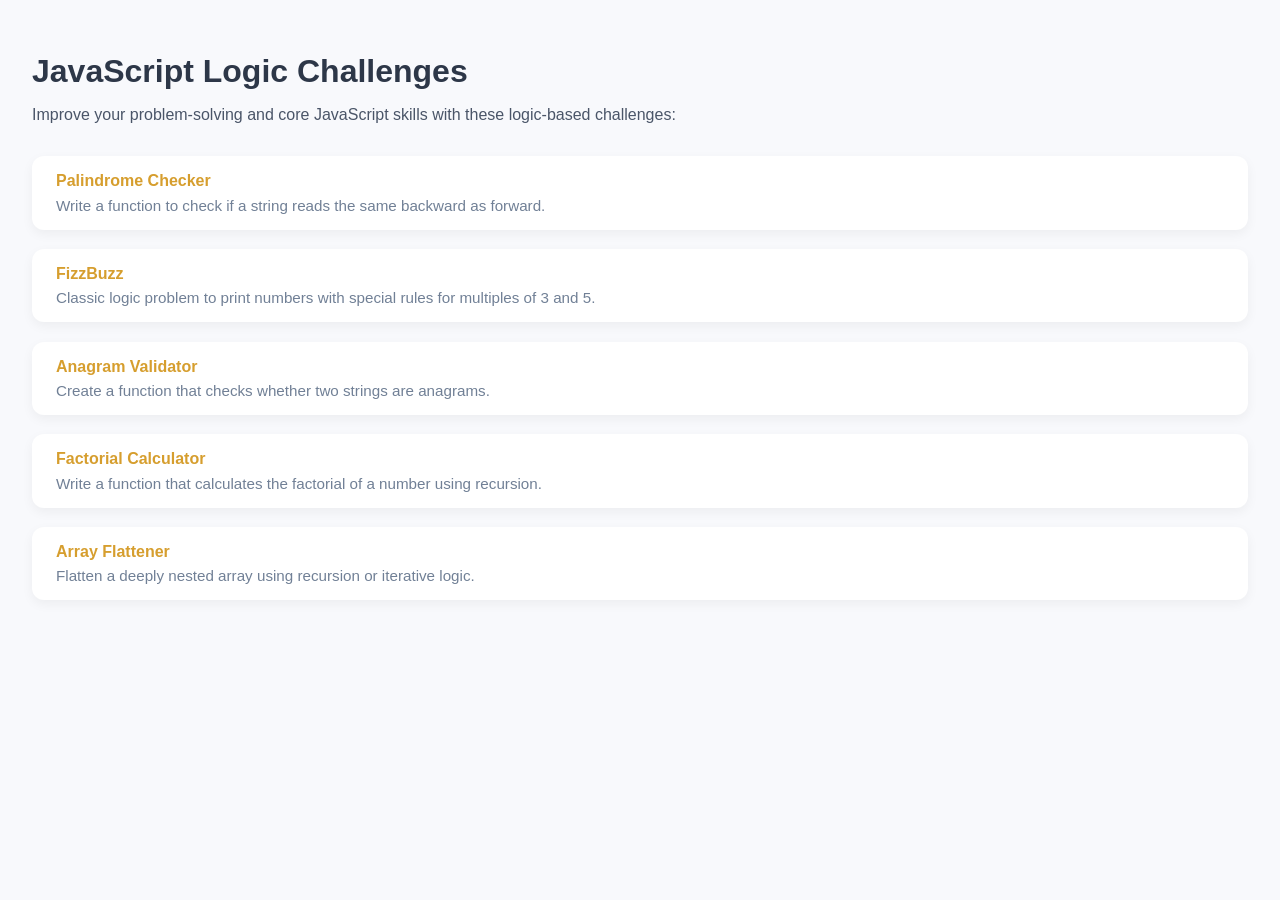
<file: jslogics.html>
<!DOCTYPE html>
<html lang="en">
<head>
  <meta charset="UTF-8">
  <title>JavaScript Logic Challenges</title>
  <style>
    body {
      font-family: 'Segoe UI', sans-serif;
      background-color: #f8f9fc;
      margin: 0;
      padding: 2rem;
    }
    h1 {
      color: #2d3748;
      margin-bottom: 0.5rem;
    }
    p.description {
      color: #4a5568;
      margin-bottom: 2rem;
    }
    .challenge-list {
      display: grid;
      gap: 1.2rem;
    }
    .challenge {
      background: white;
      padding: 1rem 1.5rem;
      border-radius: 12px;
      box-shadow: 0 4px 12px rgba(0,0,0,0.05);
      transition: 0.3s ease;
    }
    .challenge:hover {
      transform: translateY(-3px);
      box-shadow: 0 6px 18px rgba(0,0,0,0.1);
    }
    .challenge-title {
      font-weight: 600;
      color: #d69e2e;
      margin-bottom: 0.4rem;
    }
    .challenge-desc {
      color: #718096;
      font-size: 0.95rem;
    }
  </style>
</head>
<body>

  <h1>JavaScript Logic Challenges</h1>
  <p class="description">Improve your problem-solving and core JavaScript skills with these logic-based challenges:</p>

  <div class="challenge-list">
    <div class="challenge">
      <div class="challenge-title">Palindrome Checker</div>
      <div class="challenge-desc">Write a function to check if a string reads the same backward as forward.</div>
    </div>

    <div class="challenge">
      <div class="challenge-title">FizzBuzz</div>
      <div class="challenge-desc">Classic logic problem to print numbers with special rules for multiples of 3 and 5.</div>
    </div>

    <div class="challenge">
      <div class="challenge-title">Anagram Validator</div>
      <div class="challenge-desc">Create a function that checks whether two strings are anagrams.</div>
    </div>

    <div class="challenge">
      <div class="challenge-title">Factorial Calculator</div>
      <div class="challenge-desc">Write a function that calculates the factorial of a number using recursion.</div>
    </div>

    <div class="challenge">
      <div class="challenge-title">Array Flattener</div>
      <div class="challenge-desc">Flatten a deeply nested array using recursion or iterative logic.</div>
    </div>
  </div>

</body>
</html>
</file>
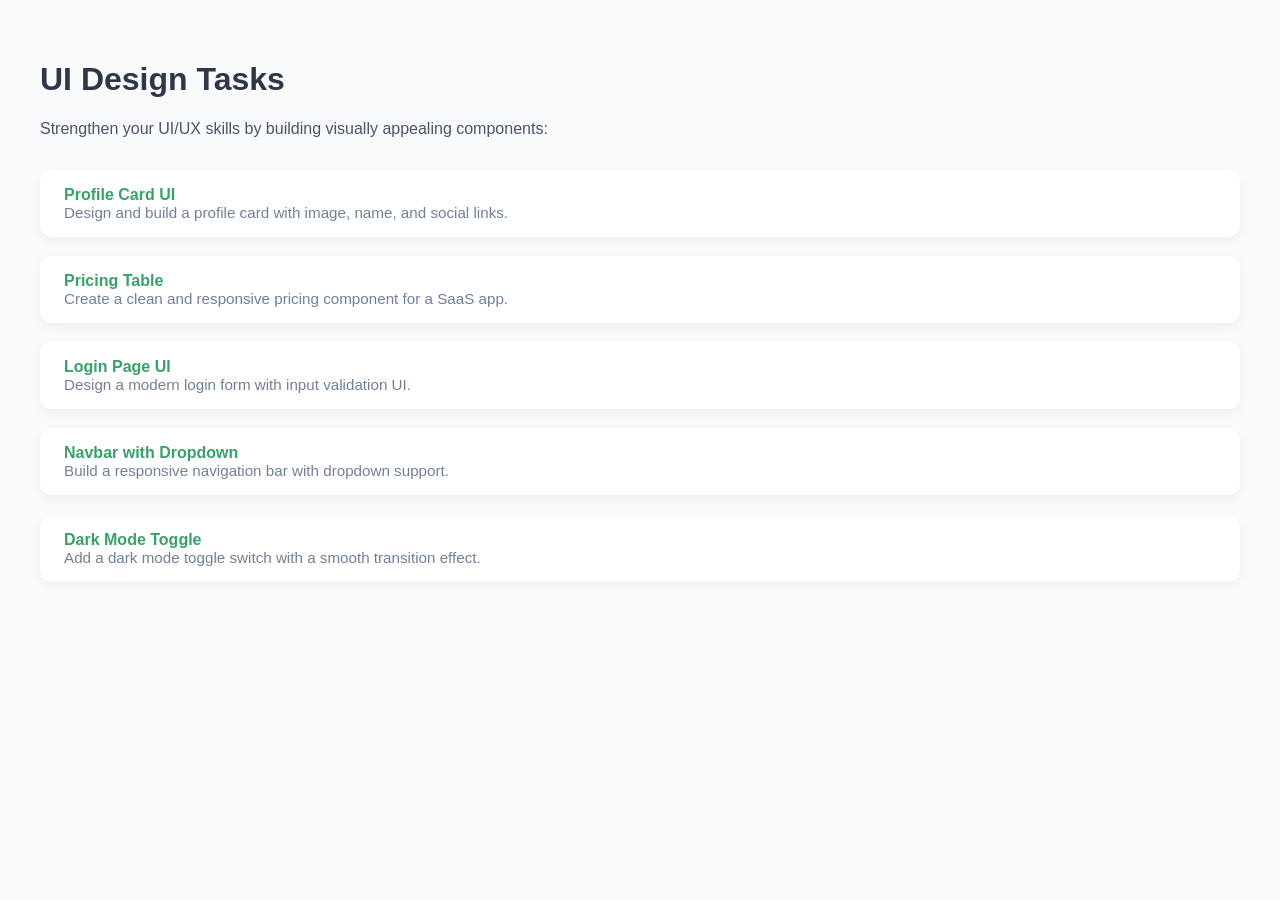
<file: uiChallenges.html>
<!DOCTYPE html>
<html lang="en">
<head>
  <meta charset="UTF-8">
  <title>UI Design Tasks</title>
  <style>
    body { font-family: 'Segoe UI', sans-serif; background: #f9fafb; padding: 2rem; }
    h1 { color: #2d3748; }
    p.description { color: #4a5568; margin-bottom: 2rem; }
    .challenge-list { display: grid; gap: 1.2rem; }
    .challenge {
      background: white;
      padding: 1rem 1.5rem;
      border-radius: 12px;
      box-shadow: 0 4px 12px rgba(0,0,0,0.05);
      transition: 0.3s ease;
    }
    .challenge:hover {
      transform: translateY(-3px);
      box-shadow: 0 6px 18px rgba(0,0,0,0.1);
    }
    .challenge-title { font-weight: 600; color: #38a169; }
    .challenge-desc { color: #718096; font-size: 0.95rem; }
  </style>
</head>
<body>

  <h1>UI Design Tasks</h1>
  <p class="description">Strengthen your UI/UX skills by building visually appealing components:</p>

  <div class="challenge-list">
    <div class="challenge">
      <div class="challenge-title">Profile Card UI</div>
      <div class="challenge-desc">Design and build a profile card with image, name, and social links.</div>
    </div>
    <div class="challenge">
      <div class="challenge-title">Pricing Table</div>
      <div class="challenge-desc">Create a clean and responsive pricing component for a SaaS app.</div>
    </div>
    <div class="challenge">
      <div class="challenge-title">Login Page UI</div>
      <div class="challenge-desc">Design a modern login form with input validation UI.</div>
    </div>
    <div class="challenge">
      <div class="challenge-title">Navbar with Dropdown</div>
      <div class="challenge-desc">Build a responsive navigation bar with dropdown support.</div>
    </div>
    <div class="challenge">
      <div class="challenge-title">Dark Mode Toggle</div>
      <div class="challenge-desc">Add a dark mode toggle switch with a smooth transition effect.</div>
    </div>
  </div>

</body>
</html>
</file>
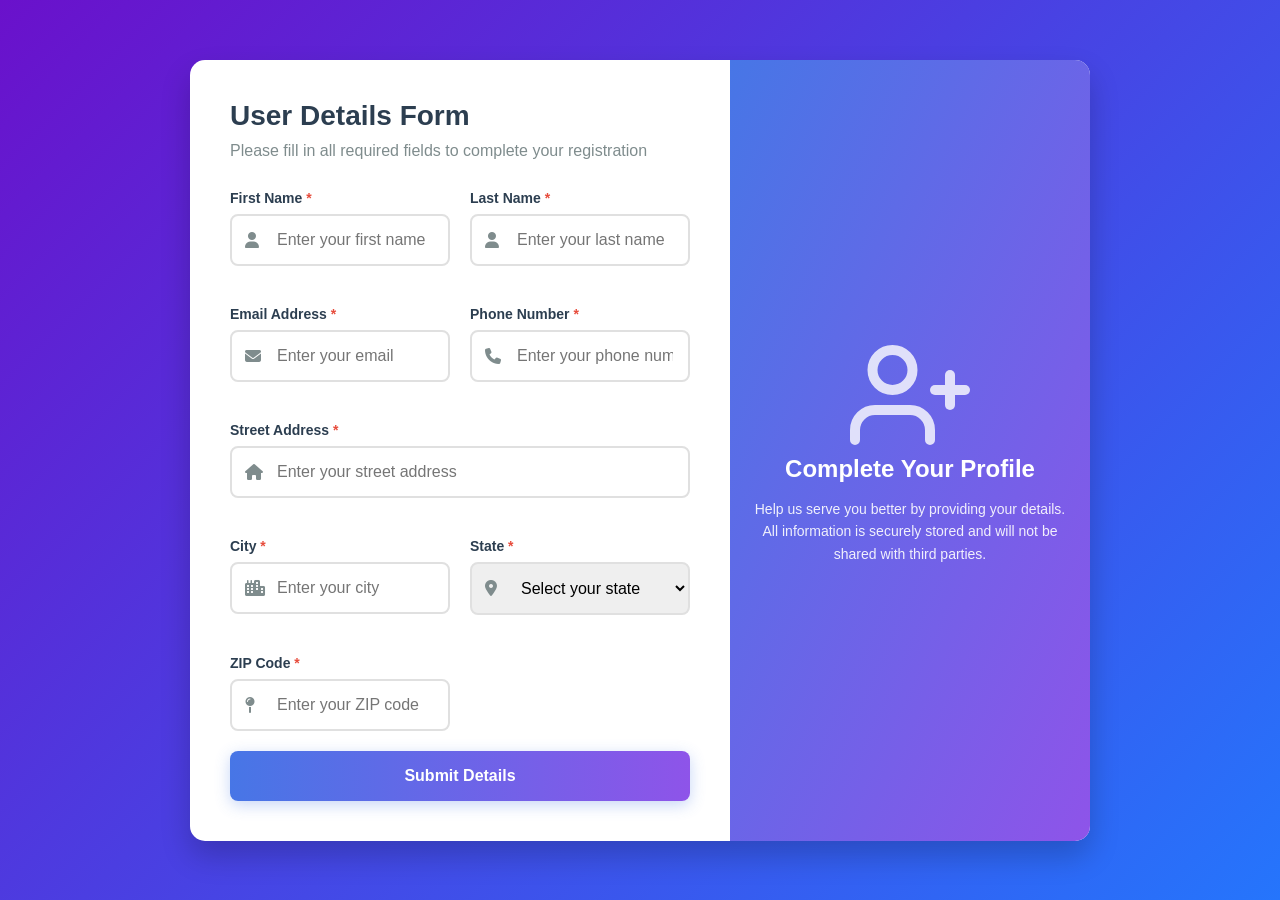
<file: pages/form.html>
<!DOCTYPE html>
<html lang="en">
<head>
    <meta charset="UTF-8">
    <meta name="viewport" content="width=device-width, initial-scale=1.0">
    <title>User Details Form</title>
    <link rel="stylesheet" href="https://cdnjs.cloudflare.com/ajax/libs/font-awesome/6.4.0/css/all.min.css">
    <style>
        * {
            margin: 0;
            padding: 0;
            box-sizing: border-box;
            font-family: 'Segoe UI', Tahoma, Geneva, Verdana, sans-serif;
        }
        
        body {
            background: linear-gradient(135deg, #6a11cb 0%, #2575fc 100%);
            min-height: 100vh;
            display: flex;
            justify-content: center;
            align-items: center;
            padding: 20px;
        }
        
        .container {
            width: 100%;
            max-width: 900px;
            background: white;
            border-radius: 15px;
            box-shadow: 0 15px 30px rgba(0, 0, 0, 0.2);
            overflow: hidden;
            display: flex;
        }
        
        .form-container {
            padding: 40px;
            width: 60%;
        }
        
        .graphic-container {
            width: 40%;
            background: linear-gradient(to right bottom, #4776E6, #8E54E9);
            display: flex;
            flex-direction: column;
            justify-content: center;
            align-items: center;
            padding: 20px;
            color: white;
            text-align: center;
        }
        
        .graphic-container img {
            width: 80%;
            max-width: 200px;
            margin-bottom: 20px;
        }
        
        .graphic-container h2 {
            font-size: 24px;
            margin-bottom: 15px;
            font-weight: 600;
        }
        
        .graphic-container p {
            font-size: 14px;
            line-height: 1.6;
            opacity: 0.9;
        }
        
        h1 {
            color: #2c3e50;
            margin-bottom: 10px;
            font-size: 28px;
            font-weight: 700;
        }
        
        .subtitle {
            color: #7f8c8d;
            margin-bottom: 30px;
            font-size: 16px;
        }
        
        .form-grid {
            display: grid;
            grid-template-columns: repeat(2, 1fr);
            gap: 20px;
        }
        
        .form-group {
            margin-bottom: 20px;
        }
        
        .form-group.full {
            grid-column: span 2;
        }
        
        label {
            display: block;
            margin-bottom: 8px;
            font-weight: 600;
            color: #2c3e50;
            font-size: 14px;
        }
        
        .input-with-icon {
            position: relative;
        }
        
        .input-with-icon i {
            position: absolute;
            left: 15px;
            top: 50%;
            transform: translateY(-50%);
            color: #7f8c8d;
        }
        
        input, select {
            width: 100%;
            padding: 15px 15px 15px 45px;
            border: 2px solid #e0e0e0;
            border-radius: 8px;
            font-size: 16px;
            transition: all 0.3s ease;
        }
        
        input:focus, select:focus {
            border-color: #4776E6;
            outline: none;
            box-shadow: 0 0 0 3px rgba(71, 118, 230, 0.2);
        }
        
        .error-message {
            color: #e74c3c;
            font-size: 13px;
            margin-top: 5px;
            display: none;
        }
        
        button {
            background: linear-gradient(to right, #4776E6, #8E54E9);
            color: white;
            border: none;
            padding: 16px 30px;
            border-radius: 8px;
            cursor: pointer;
            font-size: 16px;
            font-weight: 600;
            width: 100%;
            transition: all 0.3s ease;
            box-shadow: 0 4px 15px rgba(71, 118, 230, 0.3);
        }
        
        button:hover {
            transform: translateY(-2px);
            box-shadow: 0 6px 20px rgba(71, 118, 230, 0.4);
        }
        
        button:active {
            transform: translateY(0);
        }
        
        .success-message {
            background: #2ecc71;
            color: white;
            padding: 20px;
            border-radius: 8px;
            text-align: center;
            margin-top: 20px;
            display: none;
        }
        
        .success-message i {
            font-size: 40px;
            margin-bottom: 10px;
        }
        
        .required:after {
            content: " *";
            color: #e74c3c;
        }
        
        @media (max-width: 768px) {
            .container {
                flex-direction: column;
            }
            
            .form-container, .graphic-container {
                width: 100%;
            }
            
            .graphic-container {
                padding: 30px 20px;
            }
            
            .form-grid {
                grid-template-columns: 1fr;
            }
            
            .form-group.full {
                grid-column: span 1;
            }
        }
    </style>
</head>
<body>
    <div class="container">
        <div class="form-container">
            <h1>User Details Form</h1>
            <p class="subtitle">Please fill in all required fields to complete your registration</p>
            
            <form id="userDetailsForm">
                <div class="form-grid">
                    <div class="form-group">
                        <label for="firstName" class="required">First Name</label>
                        <div class="input-with-icon">
                            <i class="fas fa-user"></i>
                            <input type="text" id="firstName" name="firstName" placeholder="Enter your first name">
                        </div>
                        <div class="error-message" id="firstNameError">First name is required</div>
                    </div>
                    
                    <div class="form-group">
                        <label for="lastName" class="required">Last Name</label>
                        <div class="input-with-icon">
                            <i class="fas fa-user"></i>
                            <input type="text" id="lastName" name="lastName" placeholder="Enter your last name">
                        </div>
                        <div class="error-message" id="lastNameError">Last name is required</div>
                    </div>
                    
                    <div class="form-group">
                        <label for="email" class="required">Email Address</label>
                        <div class="input-with-icon">
                            <i class="fas fa-envelope"></i>
                            <input type="email" id="email" name="email" placeholder="Enter your email">
                        </div>
                        <div class="error-message" id="emailError">Please enter a valid email address</div>
                    </div>
                    
                    <div class="form-group">
                        <label for="phone" class="required">Phone Number</label>
                        <div class="input-with-icon">
                            <i class="fas fa-phone"></i>
                            <input type="tel" id="phone" name="phone" placeholder="Enter your phone number">
                        </div>
                        <div class="error-message" id="phoneError">Please enter a valid 10-digit phone number</div>
                    </div>
                    
                    <div class="form-group full">
                        <label for="address" class="required">Street Address</label>
                        <div class="input-with-icon">
                            <i class="fas fa-home"></i>
                            <input type="text" id="address" name="address" placeholder="Enter your street address">
                        </div>
                        <div class="error-message" id="addressError">Address is required</div>
                    </div>
                    
                    <div class="form-group">
                        <label for="city" class="required">City</label>
                        <div class="input-with-icon">
                            <i class="fas fa-city"></i>
                            <input type="text" id="city" name="city" placeholder="Enter your city">
                        </div>
                        <div class="error-message" id="cityError">City is required</div>
                    </div>
                    
                    <div class="form-group">
                        <label for="state" class="required">State</label>
                        <div class="input-with-icon">
                            <i class="fas fa-map-marker-alt"></i>
                            <select id="state" name="state">
                                <option value="">Select your state</option>
                                <option value="AP">Andhra Pradesh</option>
                                <option value="AR">Arunachal Pradesh</option>
                                <option value="AS">Assam</option>
                                <option value="BH">Bihar</option>
                                <option value="CH">Chhattisgarh</option>
                                <option value="GO">Goa</option>
                                <option value="GU">Gujarat</option>
                                <option value="HA">Haryana</option>
                                <option value="HP">Himachal Pradesh</option>
                                <option value="JH">Jharkhand</option>
                                <option value="IL">Karnataka</option>
                                <option value="KE">Kerela</option>
                                <option value="MP">Madhya Pradesh</option>
                                <option value="MH">Maharastra</option>
                                <option value="MA">Manipur</option>
                                <option value="MG">Meghalaya</option>
                                <option value="MI">Mizoram</option>
                                <option value="NG">Nagaland</option>
                                <option value="OH">Odisha</option>
                                <option value="PB">Punjab</option>
                                <option value="RJ">Rajasthan</option>
                                <option value="SK">Sikkim</option>
                                <option value="TN">Tamil Nadu</option>
                                <option value="TL">Telangana</option>
                                <option value="TP">Tripura</option>
                                <option value="UT">Uttarkhand</option>
                                <option value="UP">Uttar Pradesh</option>
                                <option value="AN">Andaman Nicobar</option>
                                <option value="CH">Chandigarh</option>
                                <option value="JK">Jammu And Kashmir</option>
                                <option value="LA">Ladakh</option>
                                <option value="LD">Lakshadweep</option>
                                <option value="PD">Puducherry</option>
                               
                            </select>
                        </div>
                        <div class="error-message" id="stateError">Please select your state</div>
                    </div>
                    
                    <div class="form-group">
                        <label for="zip" class="required">ZIP Code</label>
                        <div class="input-with-icon">
                            <i class="fas fa-map-pin"></i>
                            <input type="text" id="zip" name="zip" placeholder="Enter your ZIP code">
                        </div>
                        <div class="error-message" id="zipError">Please enter a valid 6-digit ZIP code</div>
                    </div>
                </div>
                
                <button type="submit">Submit Details</button>
                
                <div class="success-message" id="successMessage">
                    <i class="fas fa-check-circle"></i>
                    <h3>Successfully Submitted!</h3>
                    <p>Your details have been saved successfully.</p>
                </div>
            </form>
        </div>
        
        <div class="graphic-container">
            <svg xmlns="http://www.w3.org/2000/svg" viewBox="0 0 24 24" fill="none" stroke="currentColor" stroke-width="2" stroke-linecap="round" stroke-linejoin="round" width="120" height="120" style="opacity: 0.8;">
                <path d="M16 21v-2a4 4 0 0 0-4-4H5a4 4 0 0 0-4 4v2"></path>
                <circle cx="8.5" cy="7" r="4"></circle>
                <line x1="20" y1="8" x2="20" y2="14"></line>
                <line x1="23" y1="11" x2="17" y2="11"></line>
            </svg>
            <h2>Complete Your Profile</h2>
            <p>Help us serve you better by providing your details. All information is securely stored and will not be shared with third parties.</p>
        </div>
    </div>
    
    <script>
        document.getElementById('userDetailsForm').addEventListener('submit', function(e) {
            e.preventDefault();
            
            // Reset previous errors
            document.querySelectorAll('.error-message').forEach(el => {
                el.style.display = 'none';
            });
            
            // Validate form
            const firstName = document.getElementById('firstName').value.trim();
            const lastName = document.getElementById('lastName').value.trim();
            const email = document.getElementById('email').value.trim();
            const phone = document.getElementById('phone').value.trim();
            const address = document.getElementById('address').value.trim();
            const city = document.getElementById('city').value.trim();
            const state = document.getElementById('state').value;
            const zip = document.getElementById('zip').value.trim();
            
            let isValid = true;
            
            if (!firstName) {
                document.getElementById('firstNameError').style.display = 'block';
                isValid = false;
            }
            
            if (!lastName) {
                document.getElementById('lastNameError').style.display = 'block';
                isValid = false;
            }
            
            if (!email || !validateEmail(email)) {
                document.getElementById('emailError').style.display = 'block';
                isValid = false;
            }
            
            if (!phone || !validatePhone(phone)) {
                document.getElementById('phoneError').style.display = 'block';
                isValid = false;
            }
            
            if (!address) {
                document.getElementById('addressError').style.display = 'block';
                isValid = false;
            }
            
            if (!city) {
                document.getElementById('cityError').style.display = 'block';
                isValid = false;
            }
            
            if (!state) {
                document.getElementById('stateError').style.display = 'block';
                isValid = false;
            }
            
            if (!zip || !validateZip(zip)) {
                document.getElementById('zipError').style.display = 'block';
                isValid = false;
            }
            
            if (isValid) {
                // In a real application, you would submit the form to a server here
                // For this example, we'll just show a success message
                document.getElementById('successMessage').style.display = 'block';
                
                // Reset form after submission
                setTimeout(() => {
                    document.getElementById('userDetailsForm').reset();
                    document.getElementById('successMessage').style.display = 'none';
                }, 3000);
            }
        });
        
        function validateEmail(email) {
            const re = /^(([^<>()\[\]\\.,;:\s@"]+(\.[^<>()\[\]\\.,;:\s@"]+)*)|(".+"))@((\[[0-9]{1,3}\.[0-9]{1,3}\.[0-9]{1,3}\.[0-9]{1,3}])|(([a-zA-Z\-0-9]+\.)+[a-zA-Z]{2,}))$/;
            return re.test(email);
        }
        
        function validatePhone(phone) {
            const cleaned = phone.replace(/\D/g, '');
            return cleaned.length === 10;
        }
        
        function validateZip(zip) {
            return /^\d{6}$/.test(zip);
        }
        
        // Add real-time validation for phone and zip
        document.getElementById('phone').addEventListener('input', function() {
            if (this.value && !validatePhone(this.value)) {
                document.getElementById('phoneError').style.display = 'block';
            } else {
                document.getElementById('phoneError').style.display = 'none';
            }
        });
        
        document.getElementById('zip').addEventListener('input', function() {
            if (this.value && !validateZip(this.value)) {
                document.getElementById('zipError').style.display = 'block';
            } else {
                document.getElementById('zipError').style.display = 'none';
            }
        });
    </script>
</body>
</html>
</file>
<file: submit-challenge/styles.css>
* {
  margin: 0;
  padding: 0;
  box-sizing: border-box;
}

body {
  font-family: 'Inter', -apple-system, BlinkMacSystemFont, sans-serif;
  background: linear-gradient(135deg, black 0%, #090938 100%);
  min-height: 100vh;
  height: 100%;
  color: #333;
}
.page-wrapper {
  display: flex;
  flex-direction: column;
  min-height: 100vh;
  height: 100%;
}

.container {
  max-width: 900px;
  margin: 0 auto;
  background: rgba(255, 255, 255, 0.95);
  backdrop-filter: blur(20px);
  border-radius: 24px;
  box-shadow: 0 32px 64px rgba(0, 0, 0, 0.12);
  border: 1px solid rgba(255, 255, 255, 0.2);
  overflow: hidden;
  animation: slideUp 0.8s ease-out;
}

@keyframes slideUp {
  from {
    opacity: 0;
    transform: translateY(30px);
  }
  to {
    opacity: 1;
    transform: translateY(0);
  }
}

h2 {
  background: linear-gradient(135deg, black 0%, #090938 100%);
  color: white;
  padding: 32px 40px;
  font-size: 2.2rem;
  font-weight: 700;
  text-align: center;
  position: relative;
  overflow: hidden;
}

h2::before {
  content: '';
  position: absolute;
  top: 0;
  left: -100%;
  width: 100%;
  height: 100%;
  background: linear-gradient(90deg, transparent, rgba(255,255,255,0.2), transparent);
  animation: shimmer 3s infinite;
}

@keyframes shimmer {
  0% { left: -100%; }
  100% { left: 100%; }
}

form {
  padding: 40px;
  display: grid;
  gap: 28px;
}

label {
  font-weight: 600;
  font-size: 1.1rem;
  color: #2d3748;
  margin-bottom: 8px;
  display: block;
  position: relative;
}

label::after {
  content: '';
  position: absolute;
  bottom: -4px;
  left: 0;
  width: 0;
  height: 2px;
  background: linear-gradient(135deg, black 0%, #090938 100%);
  transition: width 0.3s ease;
}

.form-group:focus-within label::after {
  width: 100%;
}

.form-group {
  position: relative;
}

input[type="text"], textarea, select {
  width: 100%;
  padding: 16px 20px;
  border: 2px solid #e2e8f0;
  border-radius: 12px;
  font-size: 1rem;
  font-family: inherit;
  transition: all 0.3s cubic-bezier(0.4, 0, 0.2, 1);
  background: rgba(255, 255, 255, 0.8);
  backdrop-filter: blur(10px);
}

input[type="text"]:focus, textarea:focus, select:focus {
  outline: none;
  border-color: #667eea;
  box-shadow: 0 0 0 4px rgba(102, 126, 234, 0.1);
  transform: translateY(-2px);
  background: white;
}

textarea {
  min-height: 120px;
  resize: vertical;
  font-family: 'Fira Code', monospace;
}

select {
  cursor: pointer;
  appearance: none;
  background-image: url("data:image/svg+xml,%3csvg xmlns='http://www.w3.org/2000/svg' fill='none' viewBox='0 0 20 20'%3e%3cpath stroke='%236b7280' stroke-linecap='round' stroke-linejoin='round' stroke-width='1.5' d='m6 8 4 4 4-4'/%3e%3c/svg%3e");
  background-position: right 12px center;
  background-repeat: no-repeat;
  background-size: 16px;
  padding-right: 48px;
}

#testCases {
  display: flex;
  flex-direction: column;
  gap: 12px;
  margin-bottom: 16px;
}

.test-case {
  position: relative;
  animation: fadeInScale 0.4s ease-out;
}

@keyframes fadeInScale {
  from {
    opacity: 0;
    transform: scale(0.95);
  }
  to {
    opacity: 1;
    transform: scale(1);
  }
}

.test-case-wrapper {
  position: relative;
  display: flex;
  align-items: center;
  gap: 12px;
}

.remove-test-case {
  background: #ef4444;
  color: white;
  border: none;
  border-radius: 8px;
  width: 36px;
  height: 36px;
  cursor: pointer;
  font-size: 18px;
  transition: all 0.2s ease;
  display: flex;
  align-items: center;
  justify-content: center;
}

.remove-test-case:hover {
  background: #dc2626;
  transform: scale(1.1);
}

#addTestCase {
  background: linear-gradient(135deg, #10b981, #059669);
  color: white;
  border: none;
  padding: 12px 24px;
  border-radius: 12px;
  font-size: 1rem;
  font-weight: 600;
  cursor: pointer;
  transition: all 0.3s ease;
  position: relative;
  overflow: hidden;
}

#addTestCase:hover {
  transform: translateY(-2px);
  box-shadow: 0 8px 25px rgba(16, 185, 129, 0.3);
}

#addTestCase:active {
  transform: translateY(-1px);
}

button[type="submit"] {
  background: linear-gradient(135deg, black 0%, #090938 100%);
  color: white;
  border: none;
  padding: 18px 36px;
  border-radius: 16px;
  font-size: 1.2rem;
  font-weight: 700;
  cursor: pointer;
  transition: all 0.3s cubic-bezier(0.4, 0, 0.2, 1);
  position: relative;
  overflow: hidden;
  text-transform: uppercase;
  letter-spacing: 1px;
  margin-top: 20px;
}

button[type="submit"]:hover {
  transform: translateY(-3px);
  box-shadow: 0 20px 40px rgba(102, 126, 234, 0.4);
}

button[type="submit"]:active {
  transform: translateY(-1px);
}

button[type="submit"]::before {
  content: '';
  position: absolute;
  top: 0;
  left: -100%;
  width: 100%;
  height: 100%;
  background: linear-gradient(90deg, transparent, rgba(255,255,255,0.2), transparent);
  transition: left 0.5s;
}

button[type="submit"]:hover::before {
  left: 100%;
}

#preview {
  margin-top: 40px;
  padding: 32px 40px;
  background: rgba(248, 250, 252, 0.8);
  backdrop-filter: blur(10px);
  border-top: 1px solid rgba(226, 232, 240, 0.8);
  min-height: 120px;
  position: relative;
}

#preview:empty::before {
  content: 'Preview will appear here...';
  color: #94a3b8;
  font-style: italic;
  position: absolute;
  top: 50%;
  left: 50%;
  transform: translate(-50%, -50%);
}

.preview-content {
  animation: slideIn 0.5s ease-out;
}

@keyframes slideIn {
  from {
    opacity: 0;
    transform: translateX(-20px);
  }
  to {
    opacity: 1;
    transform: translateX(0);
  }
}

/* Responsive Design */
@media (max-width: 768px) {
  .container {
    margin: 10px;
    border-radius: 16px;
  }

  h2 {
    padding: 24px 20px;
    font-size: 1.8rem;
  }

  form, #preview {
    padding: 24px 20px;
  }

  .test-case-wrapper {
    flex-direction: column;
    align-items: stretch;
  }

  .remove-test-case {
    align-self: flex-end;
    margin-top: 8px;
  }
}

/* Custom scrollbar */
::-webkit-scrollbar {
  width: 8px;
}

::-webkit-scrollbar-track {
  background: #f1f5f9;
  border-radius: 4px;
}

::-webkit-scrollbar-thumb {
  background: linear-gradient(135deg, #667eea, #764ba2);
  border-radius: 4px;
}

::-webkit-scrollbar-thumb:hover {
  background: linear-gradient(135deg, #5a67d8, #6b46c1);
}

/* Focus indicators for accessibility */
*:focus {
  outline: 2px solid #667eea;
  outline-offset: 2px;
}

input:focus, textarea:focus, select:focus, button:focus {
  outline: none;
}

/* Loading state */
.loading {
  opacity: 0.7;
  pointer-events: none;
}

.loading button[type="submit"]::after {
  content: '';
  position: absolute;
  top: 50%;
  left: 50%;
  width: 20px;
  height: 20px;
  border: 2px solid transparent;
  border-top: 2px solid white;
  border-radius: 50%;
  animation: spin 1s linear infinite;
  transform: translate(-50%, -50%);
}

@keyframes spin {
  0% { transform: translate(-50%, -50%) rotate(0deg); }
  100% { transform: translate(-50%, -50%) rotate(360deg); }
}

.chat-container {
      width: 400px;
      /* margin: 50px auto; */
      position: fixed;
      bottom: 100px;
      right: 20px;
      background: white;
      border-radius: 10px;
      box-shadow: 0 0 10px rgba(0,0,0,0.1);
      overflow: hidden;
    }
    .chat-box {
      max-height: 400px;
      overflow-y: auto;
      padding: 20px;
      border-bottom: 1px solid #ccc;
    }
    .chat-message {
      margin-bottom: 10px;
    }
    .chat-message.user {
      text-align: right;
      color: #059669;
    }
    .chat-message.bot {
      text-align: left;
      color: #059669;
    }
    .input-box {
      display: flex;
      padding: 10px;
    }
    .input-box input {
      flex: 1;
      padding: 10px;
      font-size: 16px;
    }
    .input-box button {
      padding: 10px 20px;
      background: #059669;
      color: white;
      border: none;
      cursor: pointer;
    }
.to-top {
      position: fixed;
      bottom: 20px;
      right: 150px;
       background-color: #059669;
      color: white;
      z-index: 10;
      padding: 10px 15px;
      border-radius: 5px;
      text-decoration: none;
      font-weight: bold;
    
    }

    .to-top:hover {
      background-color: green;
    }
</file>
<file: styles.css>
/* Reset and Base Styles */
* {
  box-sizing: border-box;
  margin: 0;
  padding: 0;
}

/* Enable smooth scrolling when clicking anchor links like #top */
html {
  scroll-behavior: smooth;
}

body {
  font-family: 'Inter', -apple-system, BlinkMacSystemFont, 'Segoe UI', Roboto, sans-serif;
  color: #1e293b;
  background: #f8fafc;
  line-height: 1.6;
  transition: background 0.3s, color 0.3s;
}

/* Dark Theme */
[data-theme="dark"] body {
  color: #ffffff;
  background: #000000;
}

[data-theme="dark"] .header {
  background: #1a1a1a;
  border-bottom: 1px solid #333333;
}

[data-theme="dark"] .header__logo .logo-text {
  color: #3b82f6;
}

[data-theme="dark"] .nav__link {
  color: #ffffff;
}

[data-theme="dark"] .nav__link:hover,
[data-theme="dark"] .nav__link:focus,
[data-theme="dark"] .nav__link.active {
  color: #3b82f6;
}

[data-theme="dark"] .nav__link::after {
  background: #3b82f6;
}

[data-theme="dark"] .hamburger {
  background: #3b82f6;
}

[data-theme="dark"] .hero__subtitle,
[data-theme="dark"] .hero__description {
  color: #f5f5f5;
}

[data-theme="dark"] .hero__title .highlight {
  color: #3b82f6;
}

[data-theme="dark"] .btn-primary {
  background: #3b82f6;
  color: #ffffff;
}

[data-theme="dark"] .btn-primary:hover {
  background: #60a5fa;
}

[data-theme="dark"] .btn-secondary {
  background: #333333;
  color: #ffffff;
}

[data-theme="dark"] .btn-secondary:hover {
  background: #555555;
}

[data-theme="dark"] .code-window {
  background: #1a1a1a;
}

[data-theme="dark"] .comment {
  color: #cccccc;
}

[data-theme="dark"] .keyword {
  color: #3b82f6;
}

[data-theme="dark"] .theme-toggle-btn {
  background: #333333;
  color: #ffffff;
}

[data-theme="dark"] .theme-toggle-btn:hover {
  background: #555555;
}

[data-theme="dark"] .nav__list {
  background: #1a1a1a;
}

/* Container */
.container {
  max-width: 1200px;
  margin: 0 auto;
  padding: 0 1.5rem;
}

/* Header Styles */
.header {
  background: #ffffff;
  border-bottom: 1px solid #e2e8f0;
  box-shadow: 0 4px 20px rgba(0, 0, 0, 0.05);
  position: sticky;
  top: 0;
  z-index: 100;
  margin-bottom: 80px;
  border-radius: 10px;
}

.header__container {
  display: flex;
  align-items: center;
  justify-content: space-between;
  height: 70px;
}

.header__logo .logo-text {
  font-size: 1.8rem;
  font-weight: 800;
  color: #2563eb;
  letter-spacing: 0.5px;
}

.header__nav {
  display: flex;
}

.nav__list {
  display: flex;
  gap: 2.5rem;
  list-style: none;
  transition: all 0.3s ease;
}

.nav__link {
  text-decoration: none;
  color: #1e293b;
  font-size: 1.1rem;
  font-weight: 500;
  position: relative;
  transition: color 0.3s ease;
}

.nav__link:hover,
.nav__link:focus,
.nav__link.active {
  color: #2563eb;
}

.nav__link::after {
  content: '';
  display: block;
  width: 0;
  height: 2px;
  background: #2563eb;
  transition: width 0.3s ease;
  position: absolute;
  bottom: -4px;
  left: 0;
}

.nav__link:hover::after,
.nav__link:focus::after,
.nav__link.active::after {
  width: 100%;
}

.header__toggle {
  display: none;
  flex-direction: column;
  gap: 5px;
  width: 40px;
  height: 40px;
  background: none;
  border: none;
  cursor: pointer;
}

.hamburger {
  width: 100%;
  height: 4px;
  background: #2563eb;
  border-radius: 3px;
  transition: all 0.3s ease;
}

/* Hero Section */
.hero {
  position: relative;
  padding: 4rem 0;
  overflow: hidden;
}

.floating-elements {
  position: absolute;
  inset: 0;
  pointer-events: none;
}

.floating-element {
  position: absolute;
  background: #2563eb;
  opacity: 0.05;
  border-radius: 50%;
  animation: float 8s ease-in-out infinite;
}

.floating-element:nth-child(1) {
  width: 80px;
  height: 80px;
  top: 20%;
  left: 10%;
  animation-delay: 0s;
}

.floating-element:nth-child(2) {
  width: 120px;
  height: 120px;
  top: 60%;
  right: 15%;
  animation-delay: 2s;
}

.floating-element:nth-child(3) {
  width: 60px;
  height: 60px;
  bottom: 20%;
  left: 30%;
  animation-delay: 4s;
}

@keyframes float {
  0%, 100% { transform: translateY(0); }
  50% { transform: translateY(-20px); }
}

.hero__content {
  display: grid;
  grid-template-columns: 1fr 1fr;
  gap: 2rem;
  align-items: center;
}

.hero__text {
  max-width: 500px;
}

.hero__subtitle {
  color: #64748b;
  font-size: 1.1rem;
  font-weight: 500;
  margin-bottom: 1rem;
}

.hero__title {
  font-size: 3.5rem;
  font-weight: 800;
  line-height: 1.2;
  margin-bottom: 1.5rem;
}

.hero__title .highlight {
  color: #2563eb;
}

.hero__description {
  color: #64748b;
  font-size: 1.1rem;
  margin-bottom: 2rem;
}

.hero__cta {
  display: flex;
  gap: 1rem;
}

.btn {
  display: inline-flex;
  align-items: center;
  padding: 0.8rem 1.5rem;
  border-radius: 8px;
  text-decoration: none;
  font-weight: 600;
  font-size: 1rem;
  transition: all 0.3s ease;
}

.btn-primary,
.btn-secondary {
  color: #fff;
}
.btn-primary {
  background: #2563eb;
}
.btn-secondary {
  background: #64748b;
}


.btn-primary:hover {
  background: #1e40af;
}

.btn-secondary:hover {
  background: #475569;
}

/* Code Window */
.hero__visual {
  perspective: 1000px;
}

.code-window {
  background: #ffffff;
  border-radius: 12px;
  padding: 1.5rem;
  box-shadow: 0 4px 20px rgba(0, 0, 0, 0.05);
  transform: rotateY(5deg);
  transition: transform 0.3s ease-in-out;
}

.code-window:hover {
  transform: rotateY(-5deg);
}

.code-window__header {
  display: flex;
  gap: 8px;
  margin-bottom: 1rem;
}

.circle {
  width: 12px;
  height: 12px;
  border-radius: 50%;
}

.red { background: #ff5f56; }
.yellow { background: #ffbd2e; }
.green { background: #27c93f; }

.code-content {
  font-family: 'Fira Code', monospace;
  font-size: 0.9rem;
  line-height: 1.5;
}

.code-line {
  margin-bottom: 0.5rem;
}

.comment { color: #64748b; }
.keyword { color: #2563eb; }
.string { color: #16a34a; }

/* Filter Section */
.challenges-filter {
  background: #fff;
  padding: 1rem 0;
  border-radius: 10px;
  margin-top: 20px;
  margin-bottom: 4rem;
  margin-left:2rem;
  margin-right: 2rem;
  box-shadow: 0 2px 15px rgba(0, 0, 0, 0.05);
}

.filter-controls {
  display: flex;
  flex-wrap: wrap;
  gap: 1rem 2rem;
  align-items: center;
  justify-content: center;
}

.filter-group {
  display: flex;
  flex-direction: column;
  font-weight: 500;
  font-size: 1rem;
  color: #333;
}

.filter-group label {
  margin-bottom: 0.3rem;
}

.filter-select {
  padding: 0.4rem 0.8rem;
  font-size: 1rem;
  border-radius: 6px;
  border: 1px solid #ccc;
  outline: none;
  transition: border-color 0.3s ease;
}

.filter-select:focus {
  border-color: #2563eb;
}

.search-group {
  flex-grow: 1;
  min-width: 200px;
}

.search-input {
  width: 100%;
  padding: 0.5rem 0.8rem;
  font-size: 1rem;
  border-radius: 6px;
  border: 1px solid #ccc;
  outline: none;
  transition: border-color 0.3s ease;
}

.search-input:focus {
  border-color: #2563eb;
}

/* Challenges Grid */
.challenges-grid {
  margin-bottom: 3rem;
}

.challenges-list {
  display: grid;
  grid-template-columns: repeat(auto-fill, minmax(320px, 1fr));
  gap: 2rem;
}

/* Challenge Card */
.challenge-card {
  background: #ffffff;
  border-radius: 10px;
  padding: 1.5rem;
  box-shadow: 0 2px 15px rgba(0, 0, 0, 0.05);
  display: flex;
  flex-direction: column;
  justify-content: space-between;
  transition: box-shadow 0.3s ease;
}

.challenge-card:focus-within,
.challenge-card:hover {
  box-shadow: 0 6px 25px rgba(37, 99, 235, 0.3);
  outline: none;
}

.challenge-card__header {
  display: flex;
  justify-content: space-between;
  align-items: center;
  margin-bottom: 1rem;
}

.challenge-card__title {
  font-size: 1.25rem;
  font-weight: 700;
  color: #2563eb;
}

.difficulty-badge {
  padding: 0.2rem 0.6rem;
  border-radius: 20px;
  font-size: 0.8rem;
  font-weight: 600;
  color: white;
  text-transform: uppercase;
}

.difficulty-easy {
  background: #34d399; /* Green */
}

.difficulty-medium {
  background: #fbbf24; /* Yellow */
}

.difficulty-hard {
  background: #ef4444; /* Red */
}

.challenge-card__description {
  flex-grow: 1;
  color: #64748b;
  margin-bottom: 1rem;
  font-size: 1rem;
  line-height: 1.4;
}

.challenge-card__meta {
  margin-bottom: 1rem;
}

.category-tag {
  display: inline-block;
  background: #e0e7ff;
  color: #3730a3;
  padding: 0.25rem 0.6rem;
  border-radius: 6px;
  font-size: 0.85rem;
  margin-right: 0.5rem;
  text-transform: capitalize;
}

.challenge-card__actions {
  text-align: right;
}

.btn-sm {
  padding: 0.4rem 0.8rem;
  font-size: 0.875rem;
  border-radius: 6px;
}

/* Content Section: Challenge Vault */
.content {
  max-width: 1024px;
  width: 100%;
  padding: 50px 4%;
  margin: 0 auto;
  display: flex;
  justify-content: center;
  align-items: center;
  flex-wrap: wrap;
}

.card {
  width: 100%;
  max-width: 300px;
  min-width: 200px;
  height: 250px;
  background-color: #fff;
  margin: 10px;
  border-radius: 10px;
  box-shadow: 0 2px 10px rgba(0, 0, 0, 0.24);
  border: 2px solid rgba(249, 15, 15, 0.12);
  font-size: 16px;
  transition: all 0.3s ease;
  position: relative;
  display: flex;
  justify-content: center;
  align-items: center;
  flex-direction: column;
  cursor: pointer;
  color: black;
  text-align: center;
}

[data-theme="dark"] .card {
  --background-color: #292929;
}

[data-theme="light"] .card {
  --background-color: #C9D9F6;
  color: #212121;
}

.challenge-vault-section {
  display: flex;
  justify-content: center;
  align-items: center;
  padding: 48px 0 24px 0;
}

.vault-card {
  background: linear-gradient(135deg, #e0e7ff 0%, #f8fafc 100%);
  border-radius: 18px;
  box-shadow: 0 8px 32px rgba(37,99,235,0.07), 0 1.5px 7px rgba(37,99,235,0.09);
  display: flex;
  flex-direction: row;
  align-items: center;
  gap: 2rem;
  padding: 2rem 3rem;
  max-width: 510px;
  width: 100%;
  margin: 0 auto;
  transition: box-shadow 0.2s;
  border: 1.5px solid #e0e7ff;
}
.vault-card:hover {
  box-shadow: 0 12px 40px #2563eb35;
}

.vault-icon-circle {
  flex-shrink: 0;
  width: 64px;
  height: 64px;
  border-radius: 50%;
  background: #2563eb12;
  display: flex;
  align-items: center;
  justify-content: center;
  margin-right: 34px;
}

.vault-card-content {
  flex: 1;
  display: flex;
  flex-direction: column;
  align-items: flex-start;
}

.vault-title {
  margin: 0 0 6px 0;
  font-size: 1.55rem;
  color: #2563eb;
  font-weight: 700;
  letter-spacing: 0.01em;
}

.vault-desc {
  color: #334155;
  margin-bottom: 1.15rem;
  font-size: 1rem;
  line-height: 1.5;
  max-width: 320px;
}

.vault-cta {
  font-size: 1rem;
  padding: 0.5rem 1.3rem;
  border-radius: 7px;
  background: #2563eb;
  color: #fff;
  font-weight: 500;
  text-decoration: none;
  box-shadow: none;
  transition: background 0.18s;
}
.vault-cta:hover,
.vault-cta:focus {
  background: #1e40af;
}

/* Responsive tweaks */
@media (max-width: 700px) {
  .vault-card {
    flex-direction: column;
    gap: 1rem;
    padding: 1.5rem;
    align-items: stretch;
    text-align: center;
  }
  .vault-icon-circle {
    margin: 0 auto 18px auto;
  }
  .vault-card-content {
    align-items: center;
  }
}

.icon {
  margin: 0 auto;
  width: 80px;
  height: 80px;
  background: linear-gradient(90deg, #93C5FD 0%, #3B82F6 40%, rgba(0, 0, 0, 0.28) 60%);
  border-radius: 100%;
  display: flex;
  justify-content: center;
  align-items: center;
  color: white;
  transition: all 0.8s ease;
  background-position: 0;
  background-size: 200px;
}

.material-icons.md-36 {
  font-size: 36px;
}

.card .title {
  margin-top: 30px;
  font-weight: 600;
  text-transform: uppercase;
  letter-spacing: 3px;
  font-size: 1rem;
}

.card .text {
  width: 80%;
  margin: 20px auto 0;
  font-size: 13px;
  font-weight: 200;
  letter-spacing: 2px;
  opacity: 0;
  max-height: 0;
  transition: all 0.3s ease;
}

.card:hover {
  height: 270px;
}

.card:hover .text {
  opacity: 1;
  max-height: 40px;
}

.card:hover .icon {
  background-position: -120px;
}

.card:hover .icon i {
  background: linear-gradient(90deg, #93C5FD, #3B82F6);
  -webkit-background-clip: text;
  background-clip: text;
  -webkit-text-fill-color: transparent;
  opacity: 1;
}

/* Footer */
.footer {
  background: #ffffff;
  padding: 2rem 0;
  border-top: 1px solid #e2e8f0;
  text-align: center;
  color: #64748b;
}

.footer__content {
  display: flex;
  justify-content: space-around;
  flex-wrap: wrap;
  gap: 2rem;
  margin-bottom: 1rem;
}

.footer__section h4 {
  font-weight: 700;
  margin-bottom: 0.5rem;
  color: #2563eb;
}

.footer__section ul {
  list-style: none;
}

.footer__section a {
  color: #64748b;
  text-decoration: none;
  font-size: 0.9rem;
}

.footer__section a:hover,
.footer__section a:focus {
  color: #2563eb;
}

.footer__bottom p {
  font-size: 0.9rem;
  color: #94a3b8;
}

/* Responsive Styles */

@media (max-width: 1024px) {
  .hero__content {
    grid-template-columns: 1fr;
    text-align: center;
  }
  .hero__cta {
    justify-content: center;
  }
  .hero__visual {
    margin: 0 auto;
    max-width: 400px;
  }
  .filter-controls {
    flex-direction: column;
    gap: 1rem;
    align-items: stretch;
  }
  .nav__list {
    gap: 1.2rem;
  }
}

@media (max-width: 768px) {
  .nav__list {
    position: absolute;
    top: 60px;
    right: 0;
    background: #ffffff;
    flex-direction: column;
    width: 200px;
    box-shadow: 0 4px 20px rgba(0, 0, 0, 0.05);
    padding: 1rem;
    visibility: hidden;
    opacity: 0;
    transition: visibility 0.3s, opacity 0.3s;
    border-radius: 0 0 10px 10px;
  }
  [data-theme="dark"] .nav__list {
    background: #1a1a1a;
  }
  .nav__list.open {
    visibility: visible;
    opacity: 1;
    display: flex;
  }
  .nav__link {
    padding: 0.8rem 1.5rem;
    font-size: 1.1rem;
  }
  .header__toggle {
    display: flex;
  }
  .hero__title {
    font-size: 2.5rem;
  }
  .content {
    padding-top: 300px;
  }
}

@media (max-width: 480px) {
  .container {
    padding: 0 1rem;
  }
  .header__logo .logo-text {
    font-size: 1.4rem;
  }
  .hero__title {
    font-size: 2rem;
  }
  .hero .container {
    padding: 0 0.5rem;
    display: flex;
    justify-content: center;
    align-items: center;
  }
  .hero__content {
    text-align: center;
    justify-items: center;
  }
}

/* Utility: Visually Hidden for Accessibility */
.visually-hidden {
  border: 0 !important;
  clip: rect(1px, 1px, 1px, 1px) !important;
  height: 1px !important;
  margin: -1px !important;
  overflow: hidden !important;
  padding: 0 !important;
  position: absolute !important;
  width: 1px !important;
  white-space: nowrap !important;
}




/* Tech Stack Icon Container Styles */
.icon-container {
  display: flex;
  gap: 6px;
  margin: 8px 0;
  font-size: 24px;
}
.icon-container i {
  transition: transform 0.2s ease;
}
.icon-container i:hover {
  transform: scale(1.2);
}
</file>
<file: styles/challenges.css>
/* === VARIABLES === */
:root {
  --bg-color: #f4f7f9;
  --text-color: #1a202c;
  --card-bg: #ffffff;
  --border-color: #e2e8f0;
  --input-bg: #ffffff;
  --accent-color: #3182ce;
  --accent-color-hover: #2b6cb0;

  /* Badge Colors */
  --easy-bg: #d4edda;
  --easy-text: #155724;
  --medium-bg: #fff3cd;
  --medium-text: #5a4501;
  --hard-bg: #f8d7da;
  --hard-text: #721c24;
}

[data-theme="dark"] {
  --bg-color: #1a202c;
  --text-color: #e2e8f0;
  --card-bg: #2d3748;
  --border-color: #4a5568;
  --input-bg: #2d3748;
  --accent-color: #63b3ed;
  --accent-color-hover: #90cdf4;

  --easy-bg: #1c4532;
  --easy-text: #68d391;
  --medium-bg: #4a3a19;
  --medium-text: #f6e05e;
  --hard-bg: #521b22;
  --hard-text: #f56565;

  --challenge-description-color: #e0e0e0;
}

[data-theme="light"] {
  --challenge-description-color: #333;
}

/* === GLOBAL RESET & BASE === */
*, *::before, *::after {
  box-sizing: border-box;
}

body {
  margin: 0;
  font-family: 'Inter', sans-serif;
  background-color: var(--bg-color);
  color: var(--text-color);
  line-height: 1.5;
  transition: background-color 0.3s ease, color 0.3s ease;
  min-height: 100vh;
  display: flex;
  flex-direction: column;
}

.container {
  max-width: 1200px;
  margin: 0 auto;
  padding: 0 1.5rem 2rem;
  width: 100%;
}

/* === HEADER === */
.header {
  background: var(--card-bg);
  border-bottom: 1px solid var(--border-color);
  box-shadow: 0 4px 6px rgba(0,0,0,0.05);
  position: sticky;
  top: 0;
  z-index: 100;
  padding-top: 20px;
  flex-shrink: 0;
}

.header__container {
  display: flex;
  justify-content: space-between;
  align-items: center;
  height: 70px;
}

.header__logo .logo-text {
  color: var(--accent-color);
  font-size: 1.8rem;
  font-weight: 700;
  letter-spacing: 0.5px;
}

.header__nav {
  display: flex;
}

.nav__list {
  list-style: none;
  display: flex;
  gap: 2rem;
  margin: 0;
  padding: 0;
  transition: all 0.3s ease;
}

/* Mobile nav (hidden by default) */
.nav__list.open {
  display: flex !important;
}

.nav__link {
  color: var(--text-color);
  text-decoration: none;
  font-weight: 500;
  font-size: 1rem;
  position: relative;
  padding: 0.25rem 0;
  transition: color 0.3s ease;
}

.nav__link.active,
.nav__link:hover,
.nav__link:focus {
  color: var(--accent-color);
}

.nav__link.active::after,
.nav__link:hover::after,
.nav__link:focus::after {
  content: '';
  display: block;
  width: 100%;
  height: 2px;
  background-color: var(--accent-color);
  position: absolute;
  bottom: -4px;
  left: 0;
  border-radius: 2px;
}

/* Hamburger toggle */
.header__toggle {
  display: none;
  flex-direction: column;
  gap: 6px;
  width: 28px;
  height: 22px;
  background: none;
  border: none;
  cursor: pointer;
}

.hamburger {
  width: 100%;
  height: 3px;
  background-color: var(--text-color);
  border-radius: 2px;
  transition: background-color 0.3s;
}

/* === HERO === */
.challenges-hero {
  background: linear-gradient(135deg, var(--accent-color), #94bbe9);
  padding: 5rem 0 3rem;
  text-align: center;
  color: white;
}

.challenges-hero__title {
  font-size: 3.5rem;
  font-weight: 700;
  margin-bottom: 1rem;
}

.challenges-hero__description {
  font-size: 1.25rem;
  max-width: 660px;
  margin: 0 auto;
  opacity: 0.9;
}

/* === FILTER CONTROLS === */
.challenges-filter {
  background-color: var(--card-bg);
  padding: 1.5rem 0;
  border-bottom: 1px solid var(--border-color);
}

.filter-controls {
  display: flex;
  flex-wrap: wrap;
  gap: 1.5rem 2rem;
  justify-content: center;
  align-items: center;
}

.filter-group {
  display: flex;
  flex-direction: column;
  min-width: 150px;
}

.filter-group label {
  font-weight: 600;
  margin-bottom: 0.3rem;
  color: var(--text-color);
}

.filter-select,
.search-input {
  width: 100%;
  padding: 0.5rem 1rem;
  border: 1px solid var(--border-color);
  border-radius: 0.5rem;
  background-color: var(--input-bg);
  color: var(--text-color);
  font-size: 1rem;
  transition: border-color 0.3s ease;
}

.filter-select:focus,
.search-input:focus {
  outline: none;
  border-color: var(--accent-color);
  box-shadow: 0 0 6px var(--accent-color-hover);
}

/* === CHALLENGES GRID === */
.challenges-grid {
  padding: 3rem 0 5rem;
}

.challenges-list {
  display: grid;
  grid-template-columns: repeat(auto-fit, minmax(320px, 1fr));
  gap: 2rem;
}

.challenge-card {
  background-color: var(--card-bg);
  border-radius: 12px;
  padding: 1.5rem;
  border: 1px solid var(--border-color);
  box-shadow: 0 4px 6px rgba(0,0,0,0.05);
  display: flex;
  flex-direction: column;
  transition: box-shadow 0.3s ease, transform 0.2s ease;
  cursor: pointer;
}

.challenge-card:hover,
.challenge-card:focus-within {
  box-shadow: 0 8px 24px rgba(37, 99, 235, 0.3);
  transform: translateY(-3px);
  outline: none;
}

.challenge-card__header {
  display: flex;
  justify-content: space-between;
  align-items: flex-start;
  margin-bottom: 0.75rem;
}

.challenge-card__title {
  font-size: 1.25rem;
  font-weight: 700;
  margin: 0;
  flex-grow: 1;
  color: var(--accent-color);
}

.difficulty-badge {
  padding: 0.25rem 0.75rem;
  border-radius: 9999px;
  font-size: 0.75rem;
  font-weight: 700;
  text-transform: uppercase;
  white-space: nowrap;
  user-select: none;
}

.difficulty-easy {
  background-color: var(--easy-bg);
  color: var(--easy-text);
}

.difficulty-medium {
  background-color: var(--medium-bg);
  color: var(--medium-text);
}

.difficulty-hard {
  background-color: var(--hard-bg);
  color: var(--hard-text);
}

.challenge-card__description {
  flex-grow: 1;
  font-size: 1rem;
  line-height: 1.4;
  color: var(--challenge-description-color);
  margin-bottom: 1rem;
}

.challenge-card__meta {
  display: flex;
  flex-wrap: wrap;
  gap: 8px;
  margin-bottom: 1.25rem;
}

.category-tag {
  background-color: var(--accent-color);
  color: white;
  padding: 0.2rem 0.6rem;
  border-radius: 9999px;
  font-size: 0.75rem;
  text-transform: capitalize;
  user-select: none;
}

.challenge-card__actions {
  text-align: right;
}

.btn {
  border: none;
  border-radius: 0.5rem;
  padding: 0.55rem 1.1rem;
  font-size: 0.9rem;
  font-weight: 700;
  cursor: pointer;
  text-decoration: none;
  display: inline-block;
  transition: background-color 0.3s ease;
  user-select: none;
}

.btn-sm {
  font-size: 0.85rem;
  padding: 0.4rem 0.8rem;
}

.btn-primary {
  background-color: var(--accent-color);
  color: white;
}

.btn-secondary {
  background-color: var(--btn-secondary-bg);
  color: var(--btn-secondary-text);
}

.btn-primary:hover,
.btn-primary:focus {
  background-color: var(--accent-color-hover);
  outline: none;
}

/* No results message */
.no-results-message {
  text-align: center;
  color: #718096;
  padding: 3rem;
  font-size: 1.25rem;
}

/* === FOOTER === */
.footer {
  background-color: var(--card-bg);
  padding: 2rem 1.5rem;
  border-top: 1px solid var(--border-color);
  color: var(--text-color);
  font-size: 0.9rem;
  flex-shrink: 0;
}

.footer__content {
  display: flex;
  justify-content: space-around;
  flex-wrap: wrap;
  gap: 2rem;
  margin-bottom: 1.5rem;
}

.footer__section h4 {
  font-weight: 700;
  margin-bottom: 0.8rem;
  color: var(--accent-color);
}

.footer__section ul {
  list-style: none;
  padding: 0;
  margin: 0;
}

.footer__section a {
  color: var(--text-color);
  text-decoration: none;
  font-weight: 500;
  transition: color 0.3s;
}

.footer__section a:hover,
.footer__section a:focus {
  color: var(--accent-color);
  outline: none;
}

.footer__bottom {
  text-align: center;
  color: #94a3b8;
  font-size: 0.85rem;
}

/* === THEME TOGGLE BUTTON === */
#theme-toggle {
  position: fixed;
  right: 1.5rem;
  bottom: 1.5rem;
  background: var(--card-bg);
  border: 1px solid var(--border-color);
  border-radius: 50%;
  padding: 0.6rem;
  cursor: pointer;
  box-shadow: 0 2px 8px rgba(0,0,0,0.1);
  transition: background-color 0.3s ease;
  z-index: 1001;
}

#theme-toggle svg {
  display: block;
  width: 24px;
  height: 24px;
  stroke: var(--text-color);
}

/* === RESPONSIVE === */
@media (max-width: 768px) {
  .nav__list {
    position: absolute;
    top: 70px;
    right: 0;
    background-color: var(--card-bg);
    width: 220px;
    flex-direction: column;
    padding: 1rem;
    border-radius: 0 0 8px 8px;
    box-shadow: 0 4px 12px rgba(0,0,0,0.15);
    opacity: 0;
    visibility: hidden;
    transform: translateY(-10px);
    transition: opacity 0.25s ease, visibility 0.25s, transform 0.25s ease;
    z-index: 1000;
    display: none; /* hide by default */
  }

  .nav__list.open {
    opacity: 1;
    visibility: visible;
    transform: translateY(0);
    display: flex; /* show when open */
  }

  .nav__link {
    padding: 0.7rem 1rem;
    font-size: 1rem;
  }

  .header__toggle {
    display: flex;
    flex-direction: column;
    gap: 6px;
    width: 28px;
    height: 22px;
    background: none;
    border: none;
    cursor: pointer;
  }

  .filter-controls {
    flex-direction: column;
    gap: 1rem;
  }

  .search-group {
    margin-left: 0;
    width: 100%;
  }

  .search-input {
    width: 100%;
  }

  .challenges-list {
    grid-template-columns: 1fr;
  }

  .challenges-hero__title {
    font-size: 2.5rem;
  }
}

@media (max-width: 480px) {
  .container {
    padding: 0 1rem 2rem;
  }

  .challenges-hero__title {
    font-size: 2rem;
  }
}
</file>
